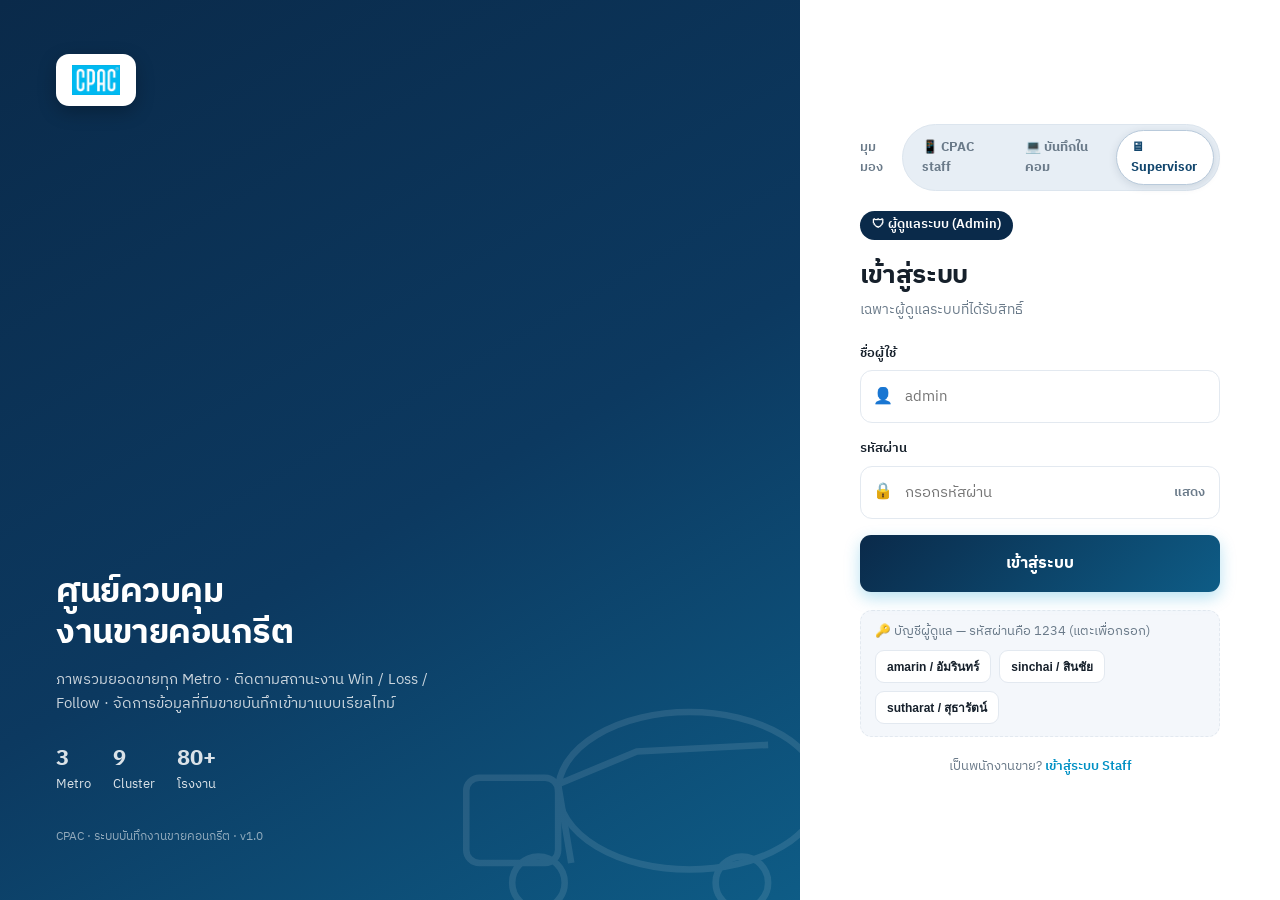
<file: CPAC Admin Login.html>
<!DOCTYPE html>
<html lang="th">
<head>
<meta charset="UTF-8" />
<meta name="viewport" content="width=device-width, initial-scale=1.0" />
<title>เข้าสู่ระบบผู้ดูแล — CPAC</title>
<link rel="preconnect" href="https://fonts.googleapis.com" />
<link rel="preconnect" href="https://fonts.gstatic.com" crossorigin />
<link href="https://fonts.googleapis.com/css2?family=IBM+Plex+Sans+Thai:wght@400;500;600;700&display=swap" rel="stylesheet" />
<link rel="stylesheet" href="cpac-base.css" />
<style>
body{ min-height:100vh; display:flex; align-items:stretch; }
/* แผงซ้าย (แบรนด์) — เห็นบนจอกว้าง */
.left{
  flex:1; min-width:0; color:#fff; padding:54px 56px; display:flex; flex-direction:column;
  background:linear-gradient(150deg,#0A2A4A 0%,#0C3960 55%,#0E5C86 100%); position:relative; overflow:hidden;
}
.left::after{
  content:""; position:absolute; right:-60px; bottom:-50px; width:420px; height:280px;
  background:url("data:image/svg+xml;utf8,<svg xmlns='http://www.w3.org/2000/svg' viewBox='0 0 64 40' fill='none' stroke='white' stroke-width='1'><ellipse cx='38' cy='17' rx='20' ry='12'/><path d='M20 28 L18 16 L30 11 L50 10'/><rect x='4' y='15' width='14' height='13' rx='2'/><circle cx='15' cy='31' r='4'/><circle cx='46' cy='31' r='4'/></svg>") no-repeat center/contain;
  opacity:.1; pointer-events:none;
}
.left .logo-badge{
  display:inline-flex; align-items:center; height:52px; padding:9px 16px; background:#fff; border-radius:13px;
  box-shadow:0 6px 18px rgba(0,0,0,.25); width:max-content;
}
.left .logo-badge img{ height:30px; }
.left .big{ margin-top:auto; }
.left .big h1{ font-size:34px; font-weight:700; line-height:1.2; letter-spacing:-.5px; margin:0; }
.left .big p{ font-size:15px; opacity:.78; margin:14px 0 0; max-width:380px; line-height:1.6; }
.left .feats{ display:flex; gap:22px; margin-top:26px; }
.left .feats .f{ font-size:13px; opacity:.85; display:flex; align-items:center; gap:8px; }
.left .feats .f b{ font-size:22px; font-weight:700; display:block; }
.left .copy{ margin-top:34px; font-size:12px; opacity:.55; }

/* แผงขวา (ฟอร์ม) */
.right{
  width:480px; flex:none; background:var(--card); display:flex; align-items:center; justify-content:center; padding:40px;
}
.formwrap{ width:100%; max-width:360px; }
.role-pill{
  display:inline-flex; align-items:center; gap:7px; padding:5px 12px; border-radius:30px;
  background:#0A2A4A; color:#fff; font-size:12.5px; font-weight:600;
}
.formwrap h2{ font-size:26px; font-weight:700; letter-spacing:-.4px; margin:16px 0 4px; }
.formwrap .sub{ font-size:14px; color:var(--muted); margin:0 0 24px; }
.field{ margin-bottom:16px; }
.field label{ display:block; font-size:13px; font-weight:600; margin-bottom:7px; }
.input{ position:relative; display:flex; align-items:center; border:1.5px solid var(--line); border-radius:12px; background:#fff; transition:.15s; }
.input:focus-within{ border-color:var(--cpac-blue); box-shadow:0 0 0 3px rgba(0,150,210,.12); }
.input .ic{ width:44px; text-align:center; color:var(--faint); font-size:16px; flex:none; }
.input input{ flex:1; min-width:0; border:none; outline:none; background:transparent; font-family:inherit; font-size:15px; padding:13px 14px 13px 0; }
.input .toggle{ border:none; background:none; cursor:pointer; color:var(--muted); font-size:13px; font-weight:600; padding:0 14px; font-family:inherit; }
.err{ display:none; align-items:center; gap:7px; background:var(--loss-soft); color:var(--loss); border:1px solid #F6CFCB; border-radius:10px; padding:10px 13px; font-size:13px; font-weight:600; margin-bottom:16px; }
.err.show{ display:flex; }
.btn-login{ width:100%; padding:15px; font-size:16px; background:linear-gradient(135deg,#0A2A4A,#0E5C86); }
.btn-login:hover{ filter:brightness(1.1); }
.demo{ margin-top:18px; background:#F4F7FB; border:1px dashed var(--line); border-radius:12px; padding:12px 14px; font-size:12.5px; color:var(--muted); }
.demo .acct{ background:#fff; border:1px solid var(--line); border-radius:9px; padding:6px 11px; font-size:12px; font-weight:600; color:var(--ink); cursor:pointer; margin-top:8px; transition:.15s; }
.demo .acct:hover{ background:#0A2A4A; color:#fff; border-color:#0A2A4A; }
.foot-link{ text-align:center; margin-top:20px; font-size:13px; color:var(--muted); }
.foot-link a{ color:var(--cpac-blue-dark); font-weight:600; text-decoration:none; }

@media (max-width:820px){
  .left{ display:none; }
  .right{ width:100%; }
}
</style>
</head>
<body>
  <div class="left">
    <div class="logo-badge"><img src="cpac-logo.png" alt="CPAC" /></div>
    <div class="big">
      <h1>ศูนย์ควบคุม<br/>งานขายคอนกรีต</h1>
      <p>ภาพรวมยอดขายทุก Metro · ติดตามสถานะงาน Win / Loss / Follow · จัดการข้อมูลที่ทีมขายบันทึกเข้ามาแบบเรียลไทม์</p>
      <div class="feats">
        <div class="f"><span><b>3</b>Metro</span></div>
        <div class="f"><span><b>9</b>Cluster</span></div>
        <div class="f"><span><b>80+</b>โรงงาน</span></div>
      </div>
    </div>
    <div class="copy">CPAC · ระบบบันทึกงานขายคอนกรีต · v1.0</div>
  </div>

  <div class="right">
    <div class="formwrap">
      <div style="display:flex;align-items:center;gap:8px;margin-bottom:20px;">
        <span style="font-size:13px;font-weight:600;color:var(--muted);">มุมมอง</span>
        <div style="display:inline-flex;gap:5px;background:#E7EEF5;border:1px solid #DCE5EE;border-radius:9999px;padding:5px;">
          <a href="CPAC Mobile Preview.html" style="display:inline-flex;align-items:center;gap:6px;font-size:13px;font-weight:700;color:#6A7A89;text-decoration:none;border-radius:9999px;padding:7px 14px;">📱 CPAC staff</a>
          <a href="CPAC Desktop Preview.html" style="display:inline-flex;align-items:center;gap:6px;font-size:13px;font-weight:700;color:#6A7A89;text-decoration:none;border-radius:9999px;padding:7px 14px;">💻 บันทึกในคอม</a>
          <span style="display:inline-flex;align-items:center;gap:6px;font-size:13px;font-weight:700;color:#13476E;background:#fff;border:1px solid #B9CADB;border-radius:9999px;padding:7px 14px;box-shadow:0 2px 8px rgba(16,38,62,.12);">🖥 Supervisor</span>
        </div>
      </div>
      <div class="role-pill">🛡 ผู้ดูแลระบบ (Admin)</div>
      <h2>เข้าสู่ระบบ</h2>
      <p class="sub">เฉพาะผู้ดูแลระบบที่ได้รับสิทธิ์</p>

      <div class="err" id="err"><span>⚠</span> <span id="errMsg">ชื่อผู้ใช้หรือรหัสผ่านไม่ถูกต้อง</span></div>

      <form id="loginForm" autocomplete="off">
        <div class="field">
          <label>ชื่อผู้ใช้</label>
          <div class="input">
            <span class="ic">👤</span>
            <input type="text" id="username" placeholder="admin" autocapitalize="none" required />
          </div>
        </div>
        <div class="field">
          <label>รหัสผ่าน</label>
          <div class="input">
            <span class="ic">🔒</span>
            <input type="password" id="password" placeholder="กรอกรหัสผ่าน" required />
            <button type="button" class="toggle" id="toggle">แสดง</button>
          </div>
        </div>
        <button type="submit" class="btn btn-primary btn-login">เข้าสู่ระบบ</button>
      </form>

      <div class="demo">
        🔑 บัญชีผู้ดูแล — รหัสผ่านคือ 1234 (แตะเพื่อกรอก)
        <div style="display:flex;flex-wrap:wrap;gap:8px;margin-top:8px;">
          <button type="button" class="acct" data-u="amarin" data-p="1234" style="margin-top:0;">amarin / อัมรินทร์</button>
          <button type="button" class="acct" data-u="sinchai" data-p="1234" style="margin-top:0;">sinchai / สินชัย</button>
          <button type="button" class="acct" data-u="sutharat" data-p="1234" style="margin-top:0;">sutharat / สุธารัตน์</button>
        </div>
      </div>

      <div class="foot-link">เป็นพนักงานขาย? <a href="CPAC Staff Login.html">เข้าสู่ระบบ Staff</a></div>
    </div>
  </div>

<script src="cpac-app.js"></script>
<script>
(function(){
  const s = CPAC.session();
  if(s && s.role === 'admin'){ location.replace('CPAC Admin Dashboard.html'); }
})();

const err = document.getElementById('err');
const errMsg = document.getElementById('errMsg');

document.getElementById('toggle').addEventListener('click', ()=>{
  const inp = document.getElementById('password');
  const show = inp.type === 'password';
  inp.type = show ? 'text' : 'password';
  document.getElementById('toggle').textContent = show ? 'ซ่อน' : 'แสดง';
});

document.querySelectorAll('.acct').forEach(btn=> btn.addEventListener('click', ()=>{
  document.getElementById('username').value = btn.dataset.u;
  document.getElementById('password').value = btn.dataset.p;
  err.classList.remove('show');
}));

document.getElementById('loginForm').addEventListener('submit', e=>{
  e.preventDefault();
  const u = document.getElementById('username').value;
  const p = document.getElementById('password').value;
  const sess = CPAC.login(u, p);
  if(!sess){ err.classList.add('show'); return; }
  if(sess.role !== 'admin'){
    errMsg.textContent = 'บัญชีนี้เป็นพนักงานขาย — กรุณาเข้าทางหน้า Staff';
    err.classList.add('show');
    CPAC.logout();
    return;
  }
  err.classList.remove('show');
  location.href = 'CPAC Admin Dashboard.html';
});
</script>
</body>
</html>
</file>
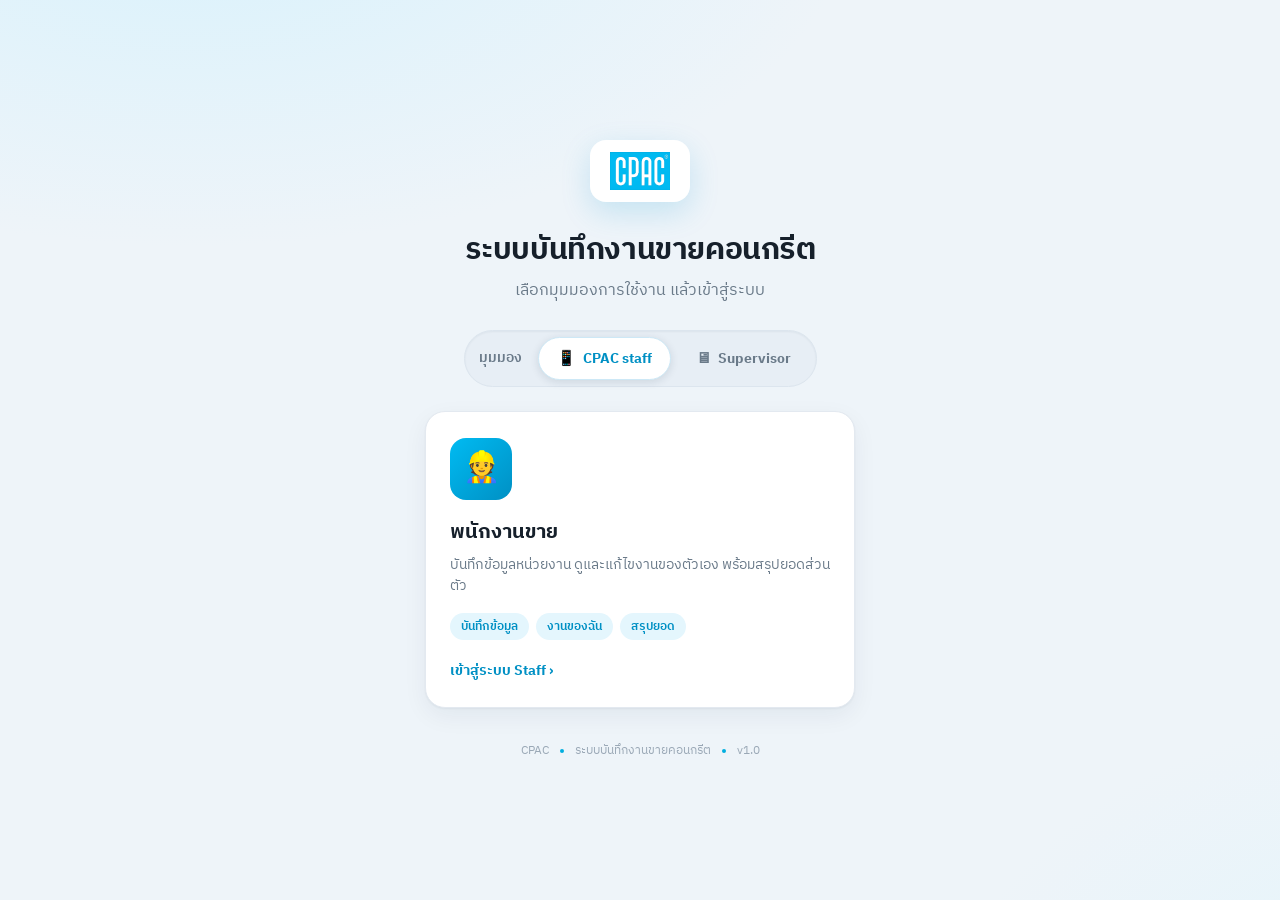
<file: CPAC Home.html>
<!DOCTYPE html>
<html lang="th">
<head>
<meta charset="UTF-8" />
<meta name="viewport" content="width=device-width, initial-scale=1.0" />
<title>CPAC — ระบบบันทึกงานขายคอนกรีต</title>
<link rel="preconnect" href="https://fonts.googleapis.com" />
<link rel="preconnect" href="https://fonts.gstatic.com" crossorigin />
<link href="https://fonts.googleapis.com/css2?family=IBM+Plex+Sans+Thai:wght@400;500;600;700&display=swap" rel="stylesheet" />
<link rel="stylesheet" href="cpac-base.css" />
<style>
body{ min-height:100vh; display:flex; align-items:center; justify-content:center; padding:30px 20px;
  background:
    radial-gradient(1100px 560px at 15% -10%, #D9F2FC 0%, rgba(217,242,252,0) 60%),
    radial-gradient(900px 640px at 112% 118%, #E2F5FB 0%, rgba(226,245,251,0) 55%),
    #EEF4F9;
}
.wrap{ width:100%; max-width:760px; text-align:center; }
.logo-badge{
  display:inline-flex; align-items:center; justify-content:center; height:62px; padding:11px 20px;
  background:#fff; border-radius:16px; box-shadow:0 10px 30px rgba(0,150,210,.18);
}
.logo-badge img{ height:38px; width:auto; display:block; }
h1{ font-size:30px; font-weight:700; letter-spacing:-.4px; margin:26px 0 6px; }
.lead{ font-size:15.5px; color:var(--muted); margin:0 auto; max-width:460px; line-height:1.6; }

/* ===== ปุ่มสลับมุมมอง (segmented) ===== */
.viewbar{
  display:inline-flex; align-items:center; gap:6px; margin-top:26px;
  background:#E7EEF5; border:1px solid #DCE5EE; border-radius:9999px; padding:6px;
  box-shadow:inset 0 1px 2px rgba(16,38,62,.05);
}
.viewbar .vlabel{ font-size:13.5px; font-weight:600; color:var(--muted); padding:0 10px 0 8px; }
.viewbar .seg{
  display:inline-flex; align-items:center; gap:7px; font-family:inherit; font-size:14px; font-weight:700;
  color:var(--muted); background:transparent; border:1px solid transparent; border-radius:9999px;
  padding:9px 18px; cursor:pointer; transition:.16s; white-space:nowrap;
}
.viewbar .seg .si{ font-size:15px; line-height:1; }
.viewbar .seg.active{
  background:#fff; color:var(--cpac-blue-dark); border-color:#CDE8F6;
  box-shadow:0 2px 8px rgba(16,38,62,.12);
}
.viewbar .seg.sup.active{ color:#13476E; border-color:#B9CADb; }

.roles{ display:grid; grid-template-columns:1fr; gap:18px; margin-top:24px; text-align:left; max-width:430px; margin-left:auto; margin-right:auto; }
.role{
  background:var(--card); border:1px solid var(--line); border-radius:20px; padding:26px 24px;
  text-decoration:none; color:var(--ink); box-shadow:var(--shadow);
  transition:transform .14s, box-shadow .18s, border-color .18s; display:flex; flex-direction:column;
}
.role:hover{ transform:translateY(-4px); box-shadow:0 18px 44px rgba(16,38,62,.14); }
.role .ic{
  width:62px; height:62px; border-radius:16px; display:flex; align-items:center; justify-content:center;
  font-size:30px; margin-bottom:18px;
}
.role.staff:hover{ border-color:var(--cpac-blue-line); }
.role.staff .ic{ background:linear-gradient(135deg,#00BBF2,#0090C4); color:#fff; }
.role.admin:hover{ border-color:#9FB6CC; }
.role.admin .ic{ background:linear-gradient(135deg,#123A5E,#0E5C86); color:#fff; }
.role h2{ margin:0; font-size:20px; font-weight:700; }
.role p{ margin:7px 0 0; font-size:13.5px; color:var(--muted); line-height:1.55; }
.role .tags{ display:flex; flex-wrap:wrap; gap:7px; margin-top:16px; }
.role .tag{ font-size:11.5px; font-weight:600; color:var(--cpac-blue-dark); background:var(--cpac-blue-soft); border-radius:20px; padding:5px 11px; }
.role.admin .tag{ color:#13476E; background:#E9F1F8; }
.role .go{
  margin-top:20px; display:inline-flex; align-items:center; gap:7px; font-size:14px; font-weight:700;
  color:var(--cpac-blue-dark);
}
.role.admin .go{ color:#13476E; }
.foot{ margin-top:34px; font-size:12px; color:var(--faint); }
.foot .dot{ display:inline-block; width:4px; height:4px; border-radius:50%; background:var(--cpac-blue); margin:0 8px; vertical-align:middle; }
/* บนมือถือให้เห็นเฉพาะฝั่ง Staff — Admin เปิดบนคอม (Notebook) */
.admin-note{ display:none; }
@media (max-width:620px){
  h1{ font-size:25px; }
  .viewbar .seg.sup{ opacity:.5; }
  .admin-note{
    display:block; margin:18px auto 0; max-width:430px; font-size:12.5px; color:var(--muted);
    background:#fff; border:1px dashed var(--line); border-radius:12px; padding:13px 15px; line-height:1.55; text-align:left;
  }
  .admin-note b{ color:var(--ink); font-weight:700; }
}
</style>
</head>
<body>
<div class="wrap">
  <div class="logo-badge"><img src="cpac-logo.png" alt="CPAC" /></div>
  <h1>ระบบบันทึกงานขายคอนกรีต</h1>
  <p class="lead">เลือกมุมมองการใช้งาน แล้วเข้าสู่ระบบ</p>

  <div class="viewbar" id="viewbar">
    <span class="vlabel">มุมมอง</span>
    <button type="button" class="seg active" data-view="staff"><span class="si">📱</span> CPAC staff</button>
    <button type="button" class="seg sup" data-view="admin"><span class="si">🖥</span> Supervisor</button>
  </div>

  <div class="roles">
    <a href="CPAC Staff Login.html" class="role staff" id="cardStaff">
      <span class="ic">👷</span>
      <h2>พนักงานขาย</h2>
      <p>บันทึกข้อมูลหน่วยงาน ดูและแก้ไขงานของตัวเอง พร้อมสรุปยอดส่วนตัว</p>
      <div class="tags">
        <span class="tag">บันทึกข้อมูล</span>
        <span class="tag">งานของฉัน</span>
        <span class="tag">สรุปยอด</span>
      </div>
      <span class="go">เข้าสู่ระบบ Staff ›</span>
    </a>

    <a href="CPAC Admin Login.html" class="role admin" id="cardAdmin" style="display:none;">
      <span class="ic">🛡</span>
      <h2>Supervisor / ผู้ดูแลระบบ</h2>
      <p>ภาพรวมยอดขายทุก Metro กราฟวิเคราะห์ และตารางข้อมูลทั้งหมด</p>
      <div class="tags">
        <span class="tag">Dashboard</span>
        <span class="tag">วิเคราะห์</span>
        <span class="tag">ข้อมูลทั้งหมด</span>
      </div>
      <span class="go">เข้าสู่ระบบ Supervisor ›</span>
    </a>
  </div>

  <div class="admin-note">🖥 <b>มุมมอง Supervisor</b> — แนะนำให้เปิดบนคอมพิวเตอร์/โน้ตบุ๊ก เพื่อดู Dashboard และรายงานได้เต็มจอ</div>

  <div class="foot">CPAC <span class="dot"></span> ระบบบันทึกงานขายคอนกรีต <span class="dot"></span> v1.0</div>
</div>
<script src="cpac-app.js"></script>
<script>
CPAC.seed();
/* สลับมุมมอง: Staff / Supervisor */
const vb = document.getElementById('viewbar');
const cardStaff = document.getElementById('cardStaff');
const cardAdmin = document.getElementById('cardAdmin');
vb.addEventListener('click', e=>{
  const b = e.target.closest('.seg'); if(!b) return;
  vb.querySelectorAll('.seg').forEach(x=>x.classList.remove('active'));
  b.classList.add('active');
  const admin = b.dataset.view === 'admin';
  cardStaff.style.display = admin ? 'none' : 'flex';
  cardAdmin.style.display = admin ? 'flex' : 'none';
});
</script>
</body>
</html>
</file>
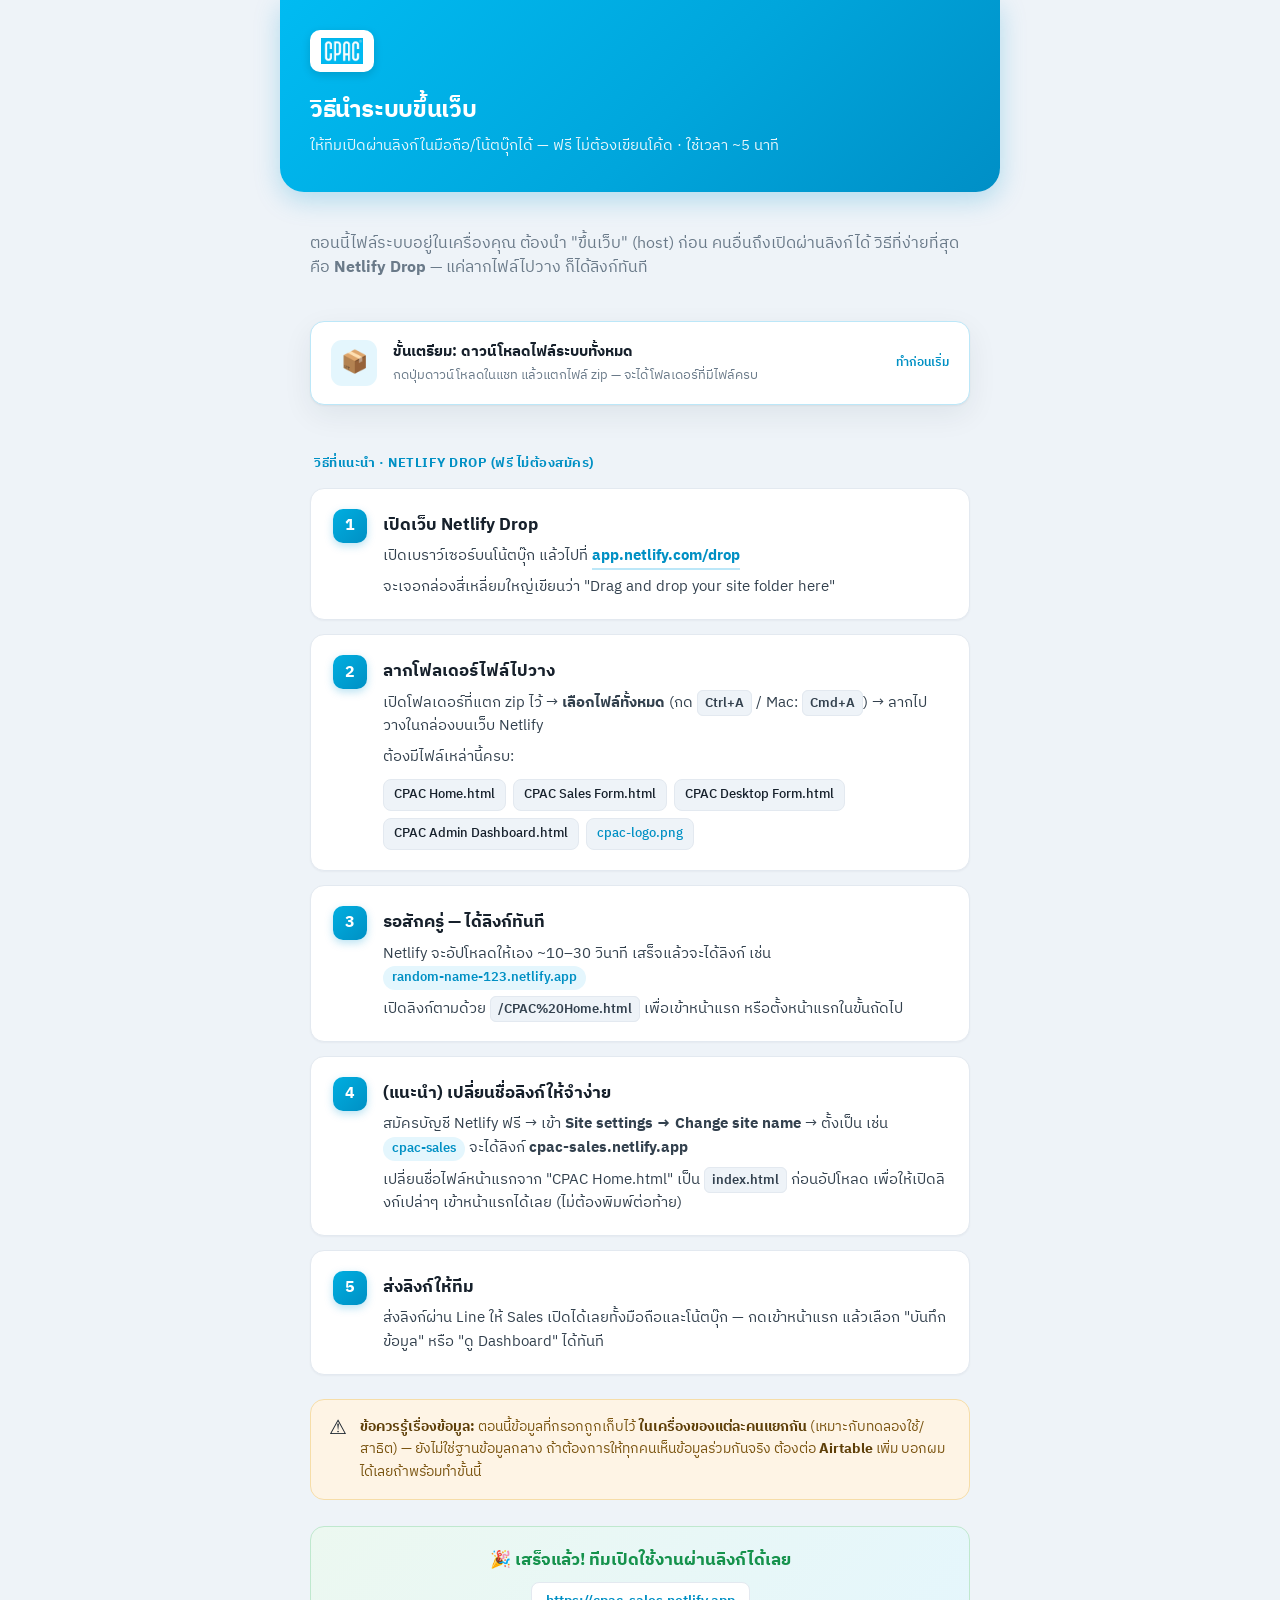
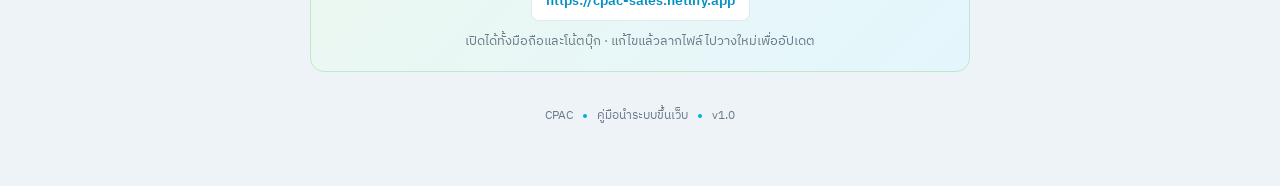
<file: CPAC Hosting Guide.html>
<!DOCTYPE html>
<html lang="th">
<head>
<meta charset="UTF-8" />
<meta name="viewport" content="width=device-width, initial-scale=1.0" />
<title>วิธีนำระบบขึ้นเว็บ — CPAC</title>

<link rel="preconnect" href="https://fonts.googleapis.com" />
<link rel="preconnect" href="https://fonts.gstatic.com" crossorigin />
<link href="https://fonts.googleapis.com/css2?family=IBM+Plex+Sans+Thai:wght@400;500;600;700&display=swap" rel="stylesheet" />

<style>
:root{
  --cpac-blue:#00AEE0; --cpac-blue-bright:#00BBF2; --cpac-blue-dark:#0090C4;
  --cpac-blue-soft:#E4F6FD; --cpac-blue-line:#BCE7F8;
  --ink:#16202B; --muted:#6A7A89; --faint:#9AA8B6;
  --line:#E3E9F0; --bg:#EEF3F8; --card:#FFFFFF;
  --win:#15924C; --warn:#D9870B; --warn-soft:#FEF4E5;
  --radius:14px; --shadow:0 1px 2px rgba(16,38,62,.05),0 10px 30px rgba(16,38,62,.07);
}
*{ box-sizing:border-box; }
html,body{ margin:0; padding:0; }
body{
  font-family:"IBM Plex Sans Thai",system-ui,-apple-system,sans-serif;
  background:var(--bg); color:var(--ink); font-size:16px; line-height:1.6;
  -webkit-font-smoothing:antialiased;
}
.page{ max-width:720px; margin:0 auto; padding:0 0 60px; }

/* ===== Header ===== */
.head{
  background:linear-gradient(135deg,#00BBF2 0%,#00A6DC 55%,#008FC6 100%); color:#fff;
  padding:30px 30px 34px; border-radius:0 0 24px 24px; box-shadow:0 8px 26px rgba(0,150,210,.26);
}
.head .logo{ height:42px; padding:6px 11px; background:#fff; border-radius:10px; display:inline-flex; align-items:center; box-shadow:0 3px 10px rgba(0,0,0,.14); }
.head .logo img{ height:26px; width:auto; display:block; }
.head h1{ margin:18px 0 0; font-size:24px; font-weight:700; letter-spacing:-.3px; }
.head p{ margin:6px 0 0; font-size:14.5px; opacity:.9; }

/* ===== Intro ===== */
.intro{ padding:24px 30px 6px; }
.intro .lead{ font-size:15.5px; color:var(--muted); }

/* ===== Download CTA ===== */
.dl{
  margin:18px 30px 8px; background:var(--card); border:1px solid var(--cpac-blue-line); border-radius:var(--radius);
  padding:18px 20px; display:flex; align-items:center; gap:16px; box-shadow:var(--shadow);
}
.dl .ic{ width:46px; height:46px; flex:none; border-radius:11px; background:var(--cpac-blue-soft); color:var(--cpac-blue-dark); display:flex; align-items:center; justify-content:center; font-size:22px; }
.dl .tx{ flex:1; }
.dl .tx .t{ font-size:15px; font-weight:700; }
.dl .tx .s{ font-size:12.5px; color:var(--muted); margin-top:2px; }
.dl .note{ font-size:12px; color:var(--cpac-blue-dark); font-weight:600; }

/* ===== Steps ===== */
.steps{ padding:16px 30px 0; }
.section-title{ font-size:13px; font-weight:700; color:var(--cpac-blue-dark); letter-spacing:.5px; text-transform:uppercase; margin:24px 4px 4px; }
.step{
  background:var(--card); border:1px solid var(--line); border-radius:var(--radius); box-shadow:0 1px 2px rgba(16,38,62,.04);
  padding:20px 22px; margin-top:14px; position:relative; display:flex; gap:16px;
}
.step .n{
  width:34px; height:34px; flex:none; border-radius:10px; background:linear-gradient(135deg,#00AEE0,#0090C4); color:#fff;
  font-size:16px; font-weight:700; display:flex; align-items:center; justify-content:center; box-shadow:0 3px 8px rgba(0,150,210,.28);
}
.step .body{ flex:1; min-width:0; }
.step h3{ margin:4px 0 6px; font-size:16.5px; font-weight:700; }
.step p{ margin:0 0 8px; font-size:14.5px; color:#33414E; }
.step p:last-child{ margin-bottom:0; }
.step .link{ color:var(--cpac-blue-dark); font-weight:700; text-decoration:none; border-bottom:2px solid var(--cpac-blue-line); }
.step .link:hover{ border-color:var(--cpac-blue); }
.kbd{ background:var(--bg); border:1px solid var(--line); border-radius:6px; padding:1px 7px; font-size:13px; font-weight:600; }
.pill{ display:inline-block; background:var(--cpac-blue-soft); color:var(--cpac-blue-dark); font-size:12.5px; font-weight:600; padding:2px 9px; border-radius:20px; }

/* ===== Callout ===== */
.callout{
  margin:24px 30px 0; background:var(--warn-soft); border:1px solid #F6DDA8; border-radius:var(--radius);
  padding:16px 18px; display:flex; gap:13px;
}
.callout .ic{ font-size:20px; line-height:1.3; flex:none; }
.callout .tx{ font-size:14px; color:#7A5410; }
.callout .tx b{ color:#5E3F08; }

/* ===== File list ===== */
.files{ margin-top:10px; display:flex; flex-wrap:wrap; gap:7px; }
.files .f{ font-size:12.5px; background:var(--bg); border:1px solid var(--line); border-radius:8px; padding:5px 10px; font-weight:500; }
.files .f.img{ color:var(--cpac-blue-dark); }

/* ===== Result ===== */
.result{
  margin:26px 30px 0; background:linear-gradient(135deg,#ECF8F0,#E4F6FD); border:1px solid #BFE8CE; border-radius:var(--radius);
  padding:20px 22px; text-align:center;
}
.result .big{ font-size:17px; font-weight:700; color:var(--win); }
.result .url{ display:inline-block; margin-top:8px; background:#fff; border:1px solid var(--line); border-radius:8px; padding:7px 14px; font-size:14px; font-weight:600; color:var(--cpac-blue-dark); }
.result .s{ font-size:13px; color:var(--muted); margin-top:10px; }

.foot{ text-align:center; color:var(--muted); font-size:12px; margin-top:34px; }
.foot .dot{ display:inline-block; width:4px; height:4px; border-radius:50%; background:var(--cpac-blue); margin:0 7px; vertical-align:middle; }
</style>
</head>

<body>
<div class="page">

  <header class="head">
    <div class="logo"><img src="cpac-logo.png" alt="CPAC" /></div>
    <h1>วิธีนำระบบขึ้นเว็บ</h1>
    <p>ให้ทีมเปิดผ่านลิงก์ในมือถือ/โน้ตบุ๊กได้ — ฟรี ไม่ต้องเขียนโค้ด · ใช้เวลา ~5 นาที</p>
  </header>

  <div class="intro">
    <p class="lead">ตอนนี้ไฟล์ระบบอยู่ในเครื่องคุณ ต้องนำ "ขึ้นเว็บ" (host) ก่อน คนอื่นถึงเปิดผ่านลิงก์ได้ วิธีที่ง่ายที่สุดคือ <b>Netlify Drop</b> — แค่ลากไฟล์ไปวาง ก็ได้ลิงก์ทันที</p>
  </div>

  <!-- ดาวน์โหลดไฟล์ -->
  <div class="dl">
    <div class="ic">📦</div>
    <div class="tx">
      <div class="t">ขั้นเตรียม: ดาวน์โหลดไฟล์ระบบทั้งหมด</div>
      <div class="s">กดปุ่มดาวน์โหลดในแชท แล้วแตกไฟล์ zip — จะได้โฟลเดอร์ที่มีไฟล์ครบ</div>
    </div>
    <div class="note">ทำก่อนเริ่ม</div>
  </div>

  <!-- ขั้นตอน -->
  <div class="steps">
    <div class="section-title">วิธีที่แนะนำ · Netlify Drop (ฟรี ไม่ต้องสมัคร)</div>

    <div class="step">
      <div class="n">1</div>
      <div class="body">
        <h3>เปิดเว็บ Netlify Drop</h3>
        <p>เปิดเบราว์เซอร์บนโน้ตบุ๊ก แล้วไปที่ <a class="link" href="https://app.netlify.com/drop" target="_blank" rel="noopener">app.netlify.com/drop</a></p>
        <p>จะเจอกล่องสี่เหลี่ยมใหญ่เขียนว่า "Drag and drop your site folder here"</p>
      </div>
    </div>

    <div class="step">
      <div class="n">2</div>
      <div class="body">
        <h3>ลากโฟลเดอร์ไฟล์ไปวาง</h3>
        <p>เปิดโฟลเดอร์ที่แตก zip ไว้ → <b>เลือกไฟล์ทั้งหมด</b> (กด <span class="kbd">Ctrl+A</span> / Mac: <span class="kbd">Cmd+A</span>) → ลากไปวางในกล่องบนเว็บ Netlify</p>
        <p>ต้องมีไฟล์เหล่านี้ครบ:</p>
        <div class="files">
          <span class="f">CPAC Home.html</span>
          <span class="f">CPAC Sales Form.html</span>
          <span class="f">CPAC Desktop Form.html</span>
          <span class="f">CPAC Admin Dashboard.html</span>
          <span class="f img">cpac-logo.png</span>
        </div>
      </div>
    </div>

    <div class="step">
      <div class="n">3</div>
      <div class="body">
        <h3>รอสักครู่ — ได้ลิงก์ทันที</h3>
        <p>Netlify จะอัปโหลดให้เอง ~10–30 วินาที เสร็จแล้วจะได้ลิงก์ เช่น <span class="pill">random-name-123.netlify.app</span></p>
        <p>เปิดลิงก์ตามด้วย <span class="kbd">/CPAC%20Home.html</span> เพื่อเข้าหน้าแรก หรือตั้งหน้าแรกในขั้นถัดไป</p>
      </div>
    </div>

    <div class="step">
      <div class="n">4</div>
      <div class="body">
        <h3>(แนะนำ) เปลี่ยนชื่อลิงก์ให้จำง่าย</h3>
        <p>สมัครบัญชี Netlify ฟรี → เข้า <b>Site settings → Change site name</b> → ตั้งเป็น เช่น <span class="pill">cpac-sales</span> จะได้ลิงก์ <b>cpac-sales.netlify.app</b></p>
        <p>เปลี่ยนชื่อไฟล์หน้าแรกจาก "CPAC Home.html" เป็น <span class="kbd">index.html</span> ก่อนอัปโหลด เพื่อให้เปิดลิงก์เปล่าๆ เข้าหน้าแรกได้เลย (ไม่ต้องพิมพ์ต่อท้าย)</p>
      </div>
    </div>

    <div class="step">
      <div class="n">5</div>
      <div class="body">
        <h3>ส่งลิงก์ให้ทีม</h3>
        <p>ส่งลิงก์ผ่าน Line ให้ Sales เปิดได้เลยทั้งมือถือและโน้ตบุ๊ก — กดเข้าหน้าแรก แล้วเลือก "บันทึกข้อมูล" หรือ "ดู Dashboard" ได้ทันที</p>
      </div>
    </div>
  </div>

  <!-- ข้อควรรู้ -->
  <div class="callout">
    <div class="ic">⚠️</div>
    <div class="tx">
      <b>ข้อควรรู้เรื่องข้อมูล:</b> ตอนนี้ข้อมูลที่กรอกถูกเก็บไว้ <b>ในเครื่องของแต่ละคนแยกกัน</b> (เหมาะกับทดลองใช้/สาธิต) — ยังไม่ใช่ฐานข้อมูลกลาง ถ้าต้องการให้ทุกคนเห็นข้อมูลร่วมกันจริง ต้องต่อ <b>Airtable</b> เพิ่ม บอกผมได้เลยถ้าพร้อมทำขั้นนี้
    </div>
  </div>

  <!-- ผลลัพธ์ -->
  <div class="result">
    <div class="big">🎉 เสร็จแล้ว! ทีมเปิดใช้งานผ่านลิงก์ได้เลย</div>
    <div class="url">https://cpac-sales.netlify.app</div>
    <div class="s">เปิดได้ทั้งมือถือและโน้ตบุ๊ก · แก้ไขแล้วลากไฟล์ไปวางใหม่เพื่ออัปเดต</div>
  </div>

  <div class="foot">
    CPAC <span class="dot"></span> คู่มือนำระบบขึ้นเว็บ <span class="dot"></span> v1.0
  </div>

</div>
</body>
</html>
</file>
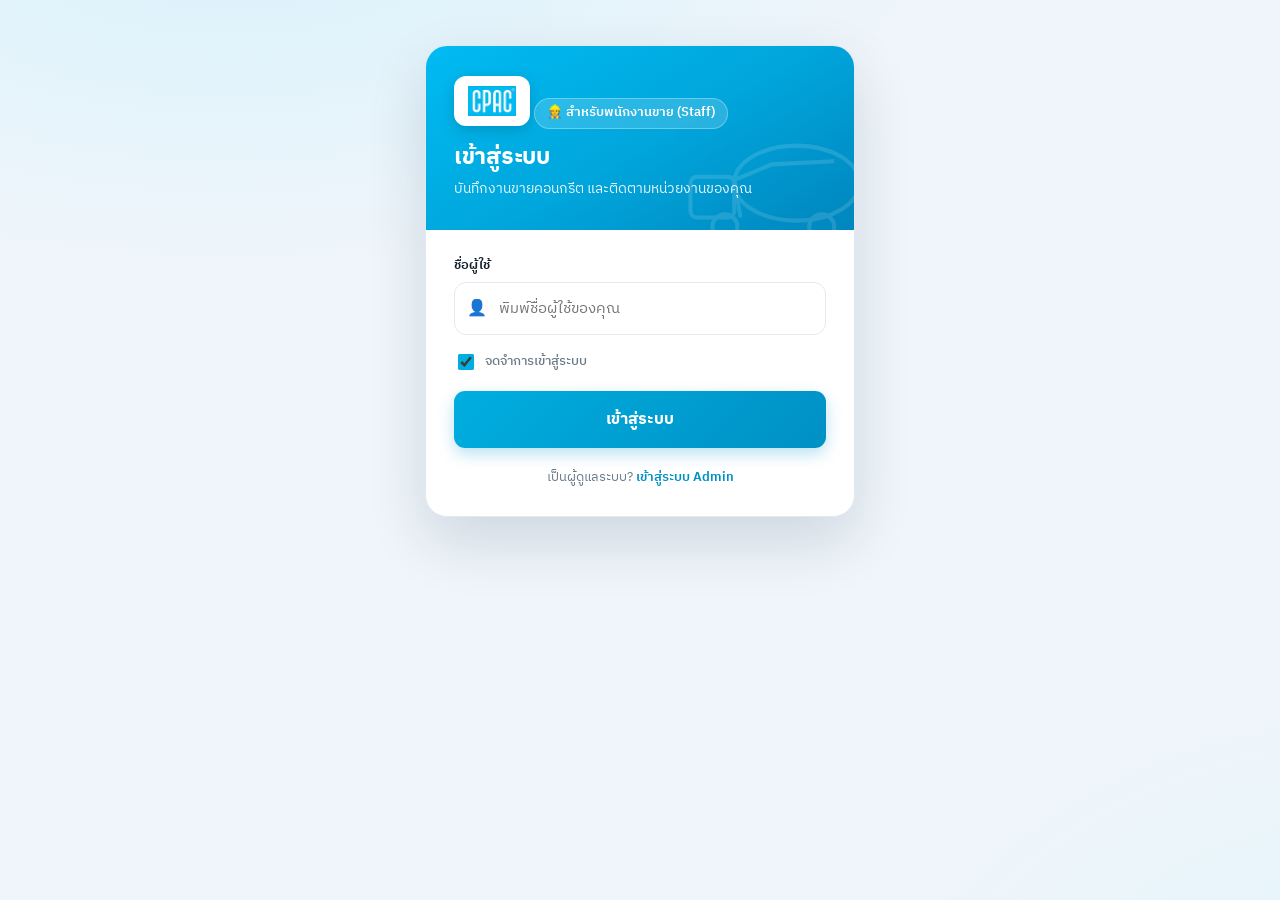
<file: CPAC My Sites.html>
<!DOCTYPE html>
<html lang="th">
<head>
<meta charset="UTF-8" />
<meta name="viewport" content="width=device-width, initial-scale=1.0" />
<title>งานของฉัน — CPAC</title>
<link rel="preconnect" href="https://fonts.googleapis.com" />
<link rel="preconnect" href="https://fonts.gstatic.com" crossorigin />
<link href="https://fonts.googleapis.com/css2?family=IBM+Plex+Sans+Thai:wght@400;500;600;700&display=swap" rel="stylesheet" />
<link rel="stylesheet" href="cpac-base.css" />
<style>
.topbar{ background:#fff; border-bottom:1px solid var(--line); position:sticky; top:0; z-index:20; }
.topbar-in{ max-width:980px; margin:0 auto; display:flex; align-items:center; gap:14px; padding:13px 20px; }
.back{ display:flex; align-items:center; gap:7px; text-decoration:none; color:var(--ink); font-size:14px; font-weight:600; background:var(--bg); border:1px solid var(--line); border-radius:9px; padding:8px 13px; transition:.15s; }
.back:hover{ background:#fff; border-color:var(--cpac-blue-line); color:var(--cpac-blue-dark); }
.tb-title{ font-weight:700; font-size:16px; }
.tb-spacer{ flex:1; }
.add-btn{ display:inline-flex; align-items:center; gap:6px; font-family:inherit; font-size:13.5px; font-weight:700; color:#fff; background:linear-gradient(135deg,#00AEE0,#0090C4); border:none; border-radius:10px; padding:10px 15px; cursor:pointer; text-decoration:none; box-shadow:0 4px 12px rgba(0,150,210,.25); }

.page{ max-width:980px; margin:0 auto; padding:22px 20px 56px; }
.head-row{ display:flex; align-items:flex-end; justify-content:space-between; gap:14px; flex-wrap:wrap; margin-bottom:16px; }
.head-row h1{ margin:0; font-size:23px; font-weight:700; letter-spacing:-.3px; }
.head-row p{ margin:5px 0 0; font-size:13.5px; color:var(--muted); }

/* toolbar */
.toolbar{ display:flex; align-items:center; gap:10px; flex-wrap:wrap; margin-bottom:16px; }
.search{ flex:1; min-width:200px; position:relative; }
.search input{ width:100%; padding:11px 13px 11px 38px; border:1.5px solid var(--line); border-radius:11px; font-family:inherit; font-size:14.5px; outline:none; background:#fff; transition:.15s; }
.search input:focus{ border-color:var(--cpac-blue); box-shadow:0 0 0 3px rgba(0,150,210,.1); }
.search .si{ position:absolute; left:13px; top:50%; transform:translateY(-50%); color:var(--faint); font-size:15px; }
.fil{ display:flex; gap:5px; background:var(--bg); border:1.5px solid var(--line); border-radius:11px; padding:4px; }
.fil button{ border:none; background:none; font-family:inherit; font-size:13px; font-weight:600; color:var(--muted); padding:8px 13px; border-radius:8px; cursor:pointer; transition:.15s; }
.fil button.active{ background:#fff; color:var(--cpac-blue-dark); box-shadow:0 1px 3px rgba(16,38,62,.12); }

/* list */
.list{ display:flex; flex-direction:column; gap:11px; }
.item{
  display:grid; grid-template-columns:auto 1fr auto auto; align-items:center; gap:16px;
  background:var(--card); border:1px solid var(--line); border-radius:var(--radius); box-shadow:var(--shadow);
  padding:15px 18px; text-decoration:none; color:var(--ink); transition:transform .12s, box-shadow .15s, border-color .15s;
}
.item:hover{ transform:translateY(-2px); box-shadow:0 12px 28px rgba(16,38,62,.1); border-color:var(--cpac-blue-line); }
.item .badge{ flex:none; min-width:62px; justify-content:center; }
.item .info{ min-width:0; }
.item .nm{ font-size:15.5px; font-weight:700; white-space:nowrap; overflow:hidden; text-overflow:ellipsis; }
.item .meta{ font-size:12.5px; color:var(--muted); margin-top:3px; display:flex; gap:8px; flex-wrap:wrap; }
.item .meta .code{ color:var(--cpac-blue-dark); font-weight:600; }
.item .right{ text-align:right; }
.item .vol{ font-size:16px; font-weight:700; white-space:nowrap; }
.item .vol small{ font-size:11.5px; color:var(--muted); font-weight:500; }
.item .start{ font-size:12px; color:var(--muted); margin-top:2px; white-space:nowrap; }
.item .arrow{ color:var(--faint); font-size:20px; flex:none; }

.empty{ background:var(--card); border:1px dashed var(--line); border-radius:var(--radius); padding:48px 20px; text-align:center; color:var(--muted); }
.empty .big{ font-size:40px; }
.empty h3{ margin:12px 0 4px; font-size:17px; color:var(--ink); }
.empty a{ display:inline-block; margin-top:14px; color:#fff; background:linear-gradient(135deg,#00AEE0,#0090C4); padding:11px 20px; border-radius:11px; text-decoration:none; font-weight:700; font-size:14px; }
.count{ font-size:13px; color:var(--muted); margin-bottom:12px; }

@media (max-width:680px){
  .item{ grid-template-columns:auto 1fr auto; }
  .item .arrow{ display:none; }
  .tb-title{ display:none; }
}
</style>
</head>
<body>
<div class="topbar">
  <div class="topbar-in">
    <a href="CPAC Staff Portal.html" class="back">‹ หน้าหลัก</a>
    <div class="tb-title">งานของฉัน</div>
    <div class="tb-spacer"></div>
    <a href="CPAC Sales Form.html" class="add-btn">+ เพิ่มหน่วยงาน</a>
  </div>
</div>

<div class="page">
  <div class="head-row">
    <div>
      <h1>หน่วยงานของฉัน</h1>
      <p id="sub">รายการหน่วยงานทั้งหมดที่คุณบันทึก — แตะเพื่อดูรายละเอียดและแก้ไข</p>
    </div>
  </div>

  <div class="toolbar">
    <div class="search">
      <span class="si">⌕</span>
      <input type="text" id="search" placeholder="ค้นหา ชื่อหน่วยงาน / Site code / Cluster..." />
    </div>
    <div class="fil" id="fil">
      <button class="active" data-f="all">ทั้งหมด</button>
      <button data-f="Win">Win</button>
      <button data-f="Follow">Follow</button>
      <button data-f="Loss">Loss</button>
    </div>
  </div>

  <div class="count" id="count">—</div>
  <div class="list" id="list"></div>
</div>

<script src="cpac-app.js"></script>
<script>
const S = CPAC.requireRole('staff', 'CPAC Staff Login.html');
if(S){
  CPAC.seed();
  (function(){
    const flag = 'cpac_synced_' + location.pathname;
    if(!sessionStorage.getItem(flag)){
      sessionStorage.setItem(flag, '1');
      CPAC.syncFromSheet().then(changed=>{ if(changed) location.reload(); });
    }
  })();
  const listEl = document.getElementById('list');
  const countEl = document.getElementById('count');
  let curFilter = 'all', curSearch = '';

  function render(){
    const mine = CPAC.myEntries(S.username).filter(d=>{
      const okF = curFilter==='all' || d.status===curFilter;
      const q = curSearch.toLowerCase();
      const okS = !q || [d.site,d.code,d.cluster,d.metro,d.plant].join(' ').toLowerCase().includes(q);
      return okF && okS;
    });
    countEl.textContent = 'พบ ' + mine.length + ' หน่วยงาน';
    if(!mine.length){
      listEl.innerHTML = `<div class="empty">
        <div class="big">📋</div>
        <h3>${curSearch||curFilter!=='all' ? 'ไม่พบหน่วยงานที่ตรงกับเงื่อนไข' : 'ยังไม่มีหน่วยงานที่บันทึก'}</h3>
        <div>${curSearch||curFilter!=='all' ? 'ลองเปลี่ยนคำค้นหาหรือตัวกรอง' : 'เริ่มบันทึกหน่วยงานแรกของคุณ'}</div>
        ${curSearch||curFilter!=='all' ? '' : '<a href="CPAC Sales Form.html">+ บันทึกหน่วยงาน</a>'}
      </div>`;
      return;
    }
    listEl.innerHTML = mine.map(d=>`
      <a class="item ${d.status}" href="CPAC Site Detail.html?id=${d.ts}">
        <span class="badge ${d.status}"><span class="d"></span>${d.status}</span>
        <div class="info">
          <div class="nm">${d.site}</div>
          <div class="meta">
            <span class="code">${d.code||'-'}</span>
            <span>· ${d.metro} · ${d.cluster}</span>
            <span>· ${d.plant}</span>
          </div>
        </div>
        <div class="right">
          <div class="vol">${CPAC.fmt(d.vol)} <small>ลบ.ม.</small></div>
          <div class="start">เริ่มใช้ ${CPAC.startTxt(d.start)}</div>
        </div>
        <span class="arrow">›</span>
      </a>`).join('');
  }
  render();

  document.getElementById('search').addEventListener('input', e=>{ curSearch=e.target.value; render(); });
  document.getElementById('fil').addEventListener('click', e=>{
    const b=e.target.closest('button'); if(!b) return;
    document.querySelectorAll('#fil button').forEach(x=>x.classList.remove('active'));
    b.classList.add('active'); curFilter=b.dataset.f; render();
  });
}
</script>
</body>
</html>
</file>
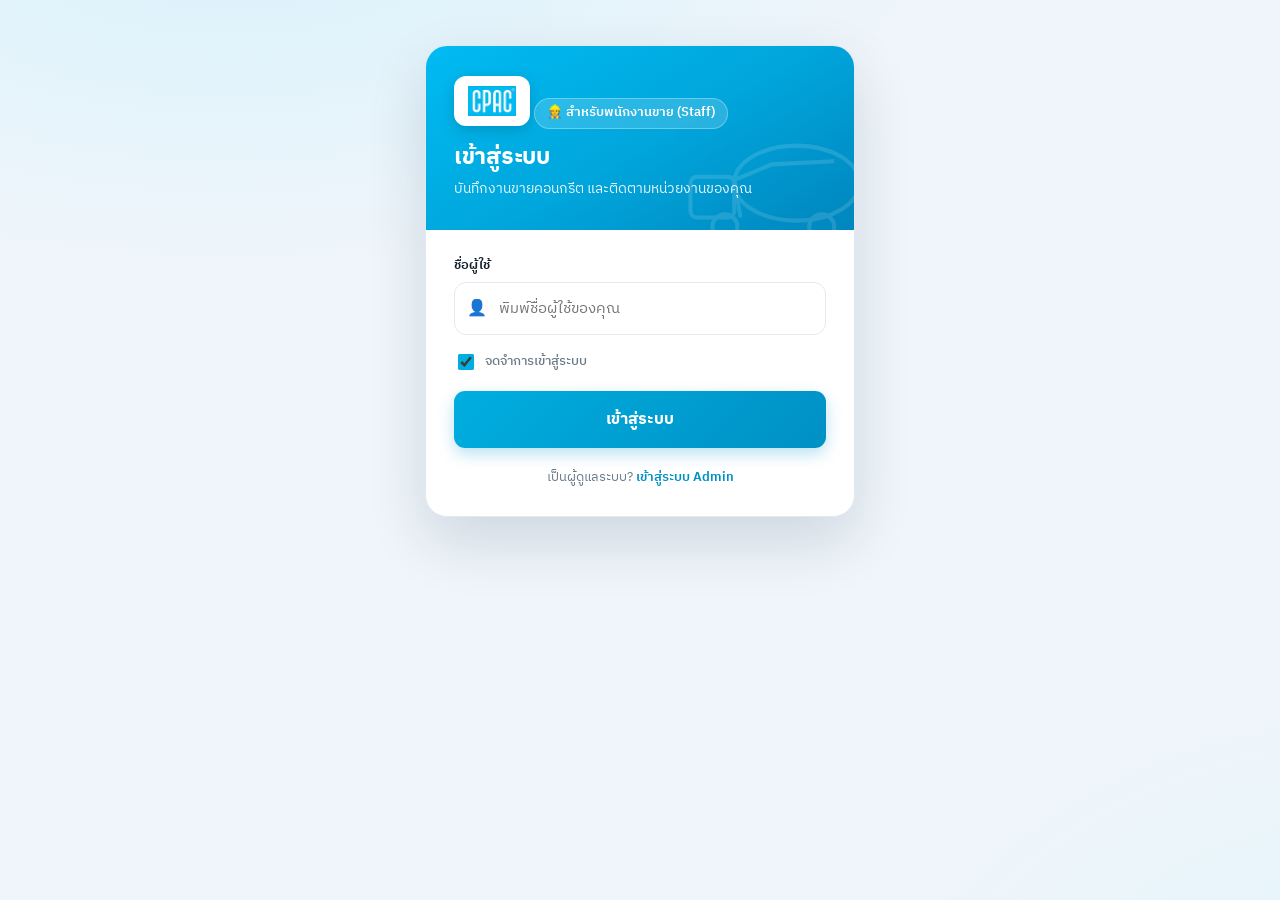
<file: CPAC Site Detail.html>
<!DOCTYPE html>
<html lang="th">
<head>
<meta charset="UTF-8" />
<meta name="viewport" content="width=device-width, initial-scale=1.0" />
<title>รายละเอียดหน่วยงาน — CPAC</title>
<link rel="preconnect" href="https://fonts.googleapis.com" />
<link rel="preconnect" href="https://fonts.gstatic.com" crossorigin />
<link href="https://fonts.googleapis.com/css2?family=IBM+Plex+Sans+Thai:wght@400;500;600;700&display=swap" rel="stylesheet" />
<link rel="stylesheet" href="cpac-base.css" />
<style>
.topbar{ background:#fff; border-bottom:1px solid var(--line); position:sticky; top:0; z-index:20; }
.topbar-in{ max-width:860px; margin:0 auto; display:flex; align-items:center; gap:14px; padding:13px 20px; }
.back{ display:flex; align-items:center; gap:7px; text-decoration:none; color:var(--ink); font-size:14px; font-weight:600; background:var(--bg); border:1px solid var(--line); border-radius:9px; padding:8px 13px; transition:.15s; }
.back:hover{ background:#fff; border-color:var(--cpac-blue-line); color:var(--cpac-blue-dark); }
.tb-title{ font-weight:700; font-size:16px; }
.tb-spacer{ flex:1; }
.act-btn{ font-family:inherit; font-size:13.5px; font-weight:700; border-radius:10px; padding:10px 15px; cursor:pointer; border:none; display:inline-flex; align-items:center; gap:6px; }
.act-edit{ color:#fff; background:linear-gradient(135deg,#00AEE0,#0090C4); box-shadow:0 4px 12px rgba(0,150,210,.25); }
.act-del{ color:var(--loss); background:var(--loss-soft); border:1px solid #F4CFCC; }
.act-del:hover{ background:var(--loss); color:#fff; }

.page{ max-width:860px; margin:0 auto; padding:24px 20px 60px; }

/* hero */
.hero{ background:var(--card); border:1px solid var(--line); border-radius:18px; box-shadow:var(--shadow); padding:24px 26px; }
.hero .toprow{ display:flex; align-items:center; gap:12px; flex-wrap:wrap; }
.hero .badge{ font-size:13px; padding:6px 14px; }
.hero .code{ font-size:13px; color:var(--cpac-blue-dark); font-weight:700; background:var(--cpac-blue-soft); border-radius:20px; padding:6px 13px; }
.hero h1{ margin:14px 0 0; font-size:26px; font-weight:700; letter-spacing:-.4px; line-height:1.25; }
.hero .loc{ margin-top:8px; font-size:14px; color:var(--muted); display:flex; align-items:center; gap:8px; flex-wrap:wrap; }
.hero .keyfacts{ display:grid; grid-template-columns:repeat(4,1fr); gap:14px; margin-top:22px; padding-top:20px; border-top:1px solid var(--line); }
.kf .l{ font-size:12px; color:var(--muted); font-weight:500; }
.kf .v{ font-size:21px; font-weight:700; margin-top:4px; letter-spacing:-.4px; }
.kf .v small{ font-size:12px; font-weight:500; color:var(--muted); }

/* detail sections */
.sec{ background:var(--card); border:1px solid var(--line); border-radius:var(--radius); box-shadow:var(--shadow); margin-top:16px; overflow:hidden; }
.sec-head{ display:flex; align-items:center; gap:10px; padding:15px 20px; border-bottom:1px solid var(--line); }
.sec-head .ic{ width:28px; height:28px; flex:none; background:var(--cpac-blue-soft); color:var(--cpac-blue-dark); border-radius:8px; font-size:14px; display:flex; align-items:center; justify-content:center; }
.sec-head h2{ margin:0; font-size:15px; font-weight:700; }
.kv{ display:grid; grid-template-columns:1fr 1fr; }
.kv .row{ display:flex; justify-content:space-between; align-items:baseline; gap:14px; padding:14px 20px; border-bottom:1px solid var(--line); }
.kv .row .k{ font-size:13.5px; color:var(--muted); }
.kv .row .v{ font-size:14.5px; font-weight:600; text-align:right; }
.kv .row.full{ grid-column:1 / -1; }
.maplink{ color:var(--cpac-blue-dark); text-decoration:none; font-weight:700; }
.maplink:hover{ text-decoration:underline; }
.note-box{ padding:16px 20px; font-size:14px; color:var(--ink); line-height:1.6; white-space:pre-wrap; }
.note-box.empty{ color:var(--faint); }
.note-label{ padding:14px 20px 0; font-size:12.5px; font-weight:700; color:var(--muted); }
.photo-gallery{ display:grid; grid-template-columns:repeat(auto-fill,minmax(120px,1fr)); gap:10px; padding:16px 20px; }
.pg-thumb{ border:1px solid var(--line); border-radius:10px; overflow:hidden; cursor:pointer; padding:0; background:var(--bg); aspect-ratio:4/3; transition:.13s; }
.pg-thumb:hover{ border-color:var(--cpac-blue); transform:translateY(-2px); box-shadow:0 6px 16px rgba(16,38,62,.14); }
.pg-thumb img{ width:100%; height:100%; object-fit:cover; display:block; }

/* month bars (vertical) */
.mbars{ padding:22px 20px 16px; }
.vchart{ display:flex; align-items:flex-end; gap:10px; height:170px; padding:0 2px; }
.vcol{ flex:1; min-width:0; display:flex; flex-direction:column; align-items:center; justify-content:flex-end; height:100%; }
.vcol .vv{ font-size:11px; font-weight:700; color:var(--cpac-blue-dark); margin-bottom:6px; font-variant-numeric:tabular-nums; white-space:nowrap; }
.vcol .vbar{ width:100%; max-width:42px; background:linear-gradient(180deg,#22C0EE,#0090C4); border-radius:7px 7px 0 0; min-height:4px; transition:height .5s cubic-bezier(.2,.8,.2,1); }
.vcol .vm{ font-size:11px; font-weight:600; color:var(--muted); margin-top:8px; text-transform:uppercase; }
.vaxis{ display:flex; align-items:center; gap:8px; margin-top:14px; font-size:11.5px; color:var(--faint); }
.vaxis .ln{ flex:1; height:1px; background:var(--line); }

.notfound{ text-align:center; padding:70px 20px; color:var(--muted); }
.notfound .big{ font-size:46px; }
.notfound a{ color:var(--cpac-blue-dark); font-weight:700; text-decoration:none; }

/* ===== modal ===== */
.modal-bg{ position:fixed; inset:0; z-index:100; background:rgba(16,32,43,.5); display:none; align-items:center; justify-content:center; padding:20px; backdrop-filter:blur(2px); -webkit-backdrop-filter:blur(2px); }
.modal-bg.show{ display:flex; }
.modal{ background:#fff; border-radius:16px; width:100%; max-width:480px; max-height:90vh; overflow:auto; box-shadow:0 20px 60px rgba(16,38,62,.3); }
.modal-head{ display:flex; align-items:center; justify-content:space-between; padding:18px 20px 14px; border-bottom:1px solid var(--line); position:sticky; top:0; background:#fff; }
.modal-head h3{ margin:0; font-size:16px; font-weight:700; }
.modal-head .x{ border:none; background:var(--bg); width:30px; height:30px; border-radius:8px; cursor:pointer; font-size:15px; color:var(--muted); }
.modal-body{ padding:16px 20px 4px; }
.mfield{ margin-bottom:14px; }
.mfield label{ display:block; font-size:12.5px; font-weight:600; color:var(--muted); margin-bottom:5px; }
.mfield input, .mfield select{ width:100%; font-family:inherit; font-size:14px; color:var(--ink); background:#fff; border:1.5px solid var(--line); border-radius:9px; padding:10px 11px; outline:none; transition:.15s; -webkit-appearance:none; appearance:none; }
.mfield input:focus, .mfield select:focus{ border-color:var(--cpac-blue); box-shadow:0 0 0 3px rgba(0,150,210,.12); }
.mrow{ display:grid; grid-template-columns:1fr 1fr; gap:12px; }
.modal-foot{ display:flex; gap:10px; padding:14px 20px 20px; position:sticky; bottom:0; background:#fff; }
.modal-foot button{ flex:1; padding:12px; border-radius:10px; font-family:inherit; font-size:14px; font-weight:700; cursor:pointer; }
.btn-cancel{ background:var(--bg); color:var(--muted); border:1px solid var(--line); }
.btn-save{ background:linear-gradient(135deg,#00AEE0,#0090C4); color:#fff; border:none; }

.toast{ position:fixed; left:50%; bottom:30px; transform:translateX(-50%) translateY(20px); background:var(--ink); color:#fff; padding:12px 22px; border-radius:30px; font-size:14px; font-weight:500; opacity:0; pointer-events:none; transition:all .3s; z-index:120; box-shadow:0 10px 30px rgba(0,0,0,.28); display:flex; align-items:center; gap:8px; }
.toast.show{ opacity:1; transform:translateX(-50%) translateY(0); }
.toast .check{ color:#5BE38C; font-weight:700; }

@media (max-width:680px){
  .hero .keyfacts{ grid-template-columns:repeat(2,1fr); }
  .kv{ grid-template-columns:1fr; }
  .tb-title{ display:none; }
}
</style>
</head>
<body>
<div class="topbar">
  <div class="topbar-in">
    <a href="CPAC My Sites.html" class="back">‹ งานของฉัน</a>
    <div class="tb-title">รายละเอียดหน่วยงาน</div>
    <div class="tb-spacer"></div>
    <button class="act-btn act-del" id="delBtn" style="display:none;">🗑 ลบ</button>
    <button class="act-btn act-edit" id="editBtn" style="display:none;">✎ แก้ไข</button>
  </div>
</div>

<div class="page" id="page"></div>

<!-- edit modal -->
<div class="modal-bg" id="editModal">
  <div class="modal">
    <div class="modal-head"><h3>แก้ไขข้อมูลหน่วยงาน</h3><button type="button" class="x" id="mClose">✕</button></div>
    <div class="modal-body">
      <div class="mfield"><label>ชื่อหน่วยงาน</label><input type="text" id="mSite" /></div>
      <div class="mrow">
        <div class="mfield"><label>สถานะงาน</label>
          <select id="mStatus"><option value="Win">Win</option><option value="Loss">Loss</option><option value="Follow">Follow</option></select>
        </div>
        <div class="mfield"><label>ปริมาณรวม (ลบ.ม.)</label><input type="number" id="mVol" min="0" step="100" /></div>
      </div>
      <div class="mrow">
        <div class="mfield"><label>ระยะจัดส่ง</label><input type="number" id="mDist" min="0" step="0.1" /></div>
        <div class="mfield"><label>คาดว่าจะเริ่มใช้</label>
          <select id="mStart"></select>
        </div>
      </div>
      <div class="mrow">
        <div class="mfield"><label>ส่วนลด CPAC (%)</label><input type="number" id="mDisc" min="0" max="100" step="0.5" /></div>
        <div class="mfield"><label>ส่วนลดคู่แข่ง (%)</label><input type="number" id="mCdisc" min="0" max="100" step="0.5" /></div>
      </div>
      <div class="mfield"><label>คู่แข่ง</label>
        <select id="mComp"><option value="">— ไม่มี —</option><option>INSEE</option><option>น่ำเฮง</option><option>TPI</option><option>M</option><option>Q-Mix</option><option>ORC</option><option>เอกชนรายย่อย</option></select>
      </div>
      <div class="mfield"><label>สาเหตุ / ติดที่ (Loss / Follow)</label><input type="text" id="mReason" placeholder="เช่น ราคา, เครดิต, ระยะทาง" /></div>
      <div class="mfield"><label>ลิงก์แผนที่ (Google Maps)</label><input type="text" id="mMap" placeholder="https://maps.google.com/..." /></div>
      <div class="mfield"><label>รายละเอียดโครงการ</label><textarea id="mProjectDetail" rows="2" placeholder="ประเภทงาน / ขนาดโครงการ..." style="width:100%;font-family:inherit;font-size:14px;color:var(--ink);background:#fff;border:1.5px solid var(--line);border-radius:9px;padding:10px 11px;outline:none;resize:vertical;"></textarea></div>
      <div class="mfield"><label>รายละเอียดเพิ่มเติม</label><textarea id="mDetail" rows="2" placeholder="หมายเหตุ / เงื่อนไข / ข้อตกลง..." style="width:100%;font-family:inherit;font-size:14px;color:var(--ink);background:#fff;border:1.5px solid var(--line);border-radius:9px;padding:10px 11px;outline:none;resize:vertical;"></textarea></div>
    </div>
    <div class="modal-foot">
      <button type="button" class="btn-cancel" id="mCancel">ยกเลิก</button>
      <button type="button" class="btn-save" id="mSave">บันทึก</button>
    </div>
  </div>
</div>

<div class="toast" id="toast"><span class="check">✓</span> <span id="toastMsg">บันทึกแล้ว</span></div>

<script src="cpac-app.js"></script>
<script>
const S = CPAC.requireRole('staff', 'CPAC Staff Login.html');
if(S){
  CPAC.seed();
  (function(){
    const flag = 'cpac_synced_' + location.pathname;
    if(!sessionStorage.getItem(flag)){
      sessionStorage.setItem(flag, '1');
      CPAC.syncFromSheet().then(changed=>{ if(changed) location.reload(); });
    }
  })();
  const params = new URLSearchParams(location.search);
  const id = params.get('id');
  let rec = CPAC.findEntry(id);
  const page = document.getElementById('page');
  const toast = document.getElementById('toast');
  const $ = x => document.getElementById(x);

  function showToast(msg){ $('toastMsg').textContent = msg; toast.classList.add('show'); setTimeout(()=>toast.classList.remove('show'), 1800); }

  /* เติมตัวเลือกเดือน/ปี ในโมดอล */
  (function(){
    const sel = $('mStart');
    sel.innerHTML = '<option value="">—</option>';
    [2026,2027,2028].forEach(y=> CPAC.TH_MONTHS.forEach((m,i)=>{
      const o=document.createElement('option'); o.value=`${y}-${String(i+1).padStart(2,'0')}`; o.textContent=`${m} ${y}`; sel.appendChild(o);
    }));
  })();

  if(!rec || rec.user !== S.username){
    page.innerHTML = `<div class="notfound"><div class="big">🔍</div><h3>ไม่พบหน่วยงานนี้</h3><p>อาจถูกลบไปแล้ว หรือไม่ใช่หน่วยงานของคุณ</p><a href="CPAC My Sites.html">‹ กลับไปงานของฉัน</a></div>`;
  } else {
    $('editBtn').style.display = '';
    $('delBtn').style.display = '';
    renderDetail();
  }

  function renderDetail(){
    const d = rec;
    const extraComp = (d.competitorsExtra||[]).filter(c=>c && c.name);
    const compTxt = d.status==='Win' ? '<span style="color:var(--win)">CPAC ปิดงานได้</span>'
      : d.status==='Loss' ? `<span style="color:var(--loss)">${d.competitor||'คู่แข่ง'}</span>`
      : (d.competitor || '—');
    const mapRow = d.mapUrl
      ? `<a class="maplink" href="${d.mapUrl}" target="_blank" rel="noopener">📍 เปิด Google Maps ›</a>`
      : '<span style="color:var(--faint)">— ไม่ได้แนบ —</span>';
    /* month bars: ถ้ามีข้อมูลรายเดือน vol_XXX ใช้, ไม่งั้นโชว์รวม */
    const monthKeys = ['JAN','FEB','MAR','APR','MAY','JUN','JUL','AUG','SEP','OCT','NOV','DEC'];
    const hasMonthly = monthKeys.some(m=> Number(d['vol_'+m])>0);
    let monthlyHtml = '';
    if(hasMonthly){
      const max = Math.max(...monthKeys.map(m=>Number(d['vol_'+m])||0), 1);
      const months = monthKeys.filter(m=>Number(d['vol_'+m])>0);
      monthlyHtml = `<div class="sec"><div class="sec-head"><span class="ic">▥</span><h2>ปริมาณคอนกรีตรายเดือน</h2></div>
        <div class="mbars"><div class="vchart">${months.map(m=>{
          const v=Number(d['vol_'+m])||0;
          return `<div class="vcol"><span class="vv">${CPAC.fmt(v)}</span><div class="vbar" style="height:${Math.max(v/max*100,3)}%"></div><span class="vm">${m}</span></div>`;
        }).join('')}</div><div class="vaxis"><span>ลบ.ม. / เดือน</span><span class="ln"></span><span>รวม ${CPAC.fmt(d.vol)} ลบ.ม.</span></div></div></div>`;
    }

    page.innerHTML = `
      <div class="hero">
        <div class="toprow">
          <span class="badge ${d.status}"><span class="d"></span>${CPAC.STATUS_TH[d.status]||d.status}</span>
          <span class="code">${d.code||'ไม่มี Site code'}</span>
        </div>
        <h1>${d.site}</h1>
        <div class="loc">📍 ${d.metro} · ${d.cluster} <span style="color:var(--faint)">|</span> โรงงาน ${d.plant}</div>
        <div class="keyfacts">
          <div class="kf"><div class="l">ปริมาณรวม</div><div class="v">${CPAC.fmt(d.vol)} <small>ลบ.ม.</small></div></div>
          <div class="kf"><div class="l">ระยะจัดส่ง</div><div class="v">${(d.dist||0).toFixed(1)}</div></div>
          <div class="kf"><div class="l">ส่วนลด CPAC</div><div class="v">${(d.disc||0).toFixed(1)}<small>%</small></div></div>
          <div class="kf"><div class="l">คาดว่าจะเริ่มใช้</div><div class="v" style="font-size:17px">${CPAC.startTxt(d.start)}</div></div>
        </div>
      </div>

      <div class="sec">
        <div class="sec-head"><span class="ic">▤</span><h2>ข้อมูลพื้นที่ & การแข่งขัน</h2></div>
        <div class="kv">
          <div class="row"><span class="k">Metro</span><span class="v">${d.metro}</span></div>
          <div class="row"><span class="k">Cluster</span><span class="v">${d.cluster}</span></div>
          <div class="row"><span class="k">โรงงานจัดส่ง</span><span class="v">${d.plant}</span></div>
          <div class="row"><span class="k">ระยะจัดส่ง</span><span class="v">${(d.dist||0).toFixed(1)}</span></div>
          <div class="row"><span class="k">ผรม. (ผู้รับเหมา)</span><span class="v">${d.contractor || '—'}</span></div>
          <div class="row"><span class="k">เบอร์ติดต่อลูกค้า</span><span class="v">${d.customerPhone ? `<a href="tel:${d.customerPhone}" style="color:var(--cpac-blue-dark);text-decoration:none;">${d.customerPhone}</a>` : '—'}</span></div>
          <div class="row"><span class="k">ปริมาณทั้งโครงการ</span><span class="v">${d.projectVol ? CPAC.fmt(d.projectVol)+' ลบ.ม.' : '—'}</span></div>
          <div class="row"><span class="k">ผู้ปิดงาน / คู่แข่ง</span><span class="v">${compTxt}</span></div>
          ${extraComp.map(c=>`<div class="row"><span class="k">คู่แข่ง (เพิ่ม)</span><span class="v">${c.name} · ส่วนลด ${(c.disc||0).toFixed(1)}%</span></div>`).join('')}
          <div class="row"><span class="k">${d.status==='Win'?'สถานะ':'สาเหตุ / ติดที่'}</span><span class="v">${d.reason || (d.status==='Win'?'Win':'—')}</span></div>
          <div class="row"><span class="k">ส่วนลด CPAC</span><span class="v">${(d.disc||0).toFixed(1)}%</span></div>
          <div class="row"><span class="k">ส่วนลดคู่แข่ง</span><span class="v">${(d.cdisc||0).toFixed(1)}%</span></div>
        </div>
      </div>

      ${monthlyHtml}

      ${(d.photos&&d.photos.length) ? `<div class="sec">
        <div class="sec-head"><span class="ic">📷</span><h2>รูปภาพหน่วยงาน (${d.photos.length})</h2></div>
        <div class="photo-gallery">${d.photos.map((p,i)=>`<button type="button" class="pg-thumb" data-i="${i}"><img src="${p}" alt="รูปหน่วยงาน ${i+1}" /></button>`).join('')}</div>
      </div>` : ''}

      <div class="sec">
        <div class="sec-head"><span class="ic">▦</span><h2>รายละเอียดโครงการ</h2></div>
        <div class="note-label">รายละเอียดโครงการ</div>
        ${d.projectDetail ? `<div class="note-box">${d.projectDetail}</div>` : '<div class="note-box empty">— ไม่ได้ระบุ —</div>'}
        <div class="note-label">รายละเอียดเพิ่มเติม</div>
        ${d.detail ? `<div class="note-box">${d.detail}</div>` : '<div class="note-box empty">— ไม่มีรายละเอียดเพิ่มเติม —</div>'}
      </div>

      <div class="sec">
        <div class="sec-head"><span class="ic">📍</span><h2>ตำแหน่ง & หมายเหตุ</h2></div>
        <div class="kv">
          <div class="row full"><span class="k">แผนที่หน่วยงาน</span><span class="v">${mapRow}</span></div>
          <div class="row"><span class="k">วันที่ทราบข้อมูล</span><span class="v">${d.knownDate ? new Date(d.knownDate).toLocaleDateString('th-TH',{day:'numeric',month:'short',year:'numeric'}) : '—'}</span></div>
          <div class="row"><span class="k">วันที่บันทึก</span><span class="v">${CPAC.dateTxt(d.ts)}</span></div>
        </div>
      </div>
    `;
  }

  /* ===== แก้ไข ===== */
  const modal = $('editModal');
  function openEdit(){
    const d = rec;
    $('mSite').value = d.site||''; $('mStatus').value=d.status||'Win';
    $('mVol').value=d.vol||0; $('mDist').value=d.dist||0; $('mStart').value=d.start||'';
    $('mDisc').value=d.disc||0; $('mCdisc').value=d.cdisc||0;
    $('mComp').value=d.competitor||''; $('mReason').value=d.reason||''; $('mMap').value=d.mapUrl||'';
    $('mProjectDetail').value=d.projectDetail||''; $('mDetail').value=d.detail||'';
    modal.classList.add('show');
  }
  function closeEdit(){ modal.classList.remove('show'); }
  $('editBtn').addEventListener('click', openEdit);
  /* คลิกรูปในแกลเลอรี — เปิด lightbox */
  page.addEventListener('click', e=>{
    const th = e.target.closest('.pg-thumb');
    if(th && rec && rec.photos){ CPAC.lightbox(rec.photos, Number(th.dataset.i)||0); }
  });
  $('mClose').addEventListener('click', closeEdit);
  $('mCancel').addEventListener('click', closeEdit);
  modal.addEventListener('click', e=>{ if(e.target===modal) closeEdit(); });

  $('mSave').addEventListener('click', ()=>{
    const changes = {
      site: $('mSite').value.trim() || rec.site,
      status: $('mStatus').value,
      vol: Number($('mVol').value)||0,
      dist: Number($('mDist').value)||0,
      start: $('mStart').value,
      disc: Number($('mDisc').value)||0,
      cdisc: Number($('mCdisc').value)||0,
      competitor: $('mComp').value,
      reason: $('mReason').value.trim(),
      mapUrl: $('mMap').value.trim(),
      map: $('mMap').value.trim() ? 1 : 0,
      projectDetail: $('mProjectDetail').value.trim(),
      detail: $('mDetail').value.trim(),
    };
    rec = CPAC.updateEntry(rec.ts, changes);
    closeEdit();
    renderDetail();
    showToast('บันทึกการแก้ไขแล้ว');
  });

  /* ===== ลบ ===== */
  $('delBtn').addEventListener('click', ()=>{
    if(confirm('ต้องการลบหน่วยงาน "'+rec.site+'" ใช่หรือไม่?')){
      CPAC.deleteEntry(rec.ts);
      location.href = 'CPAC My Sites.html';
    }
  });
}
</script>
</body>
</html>
</file>
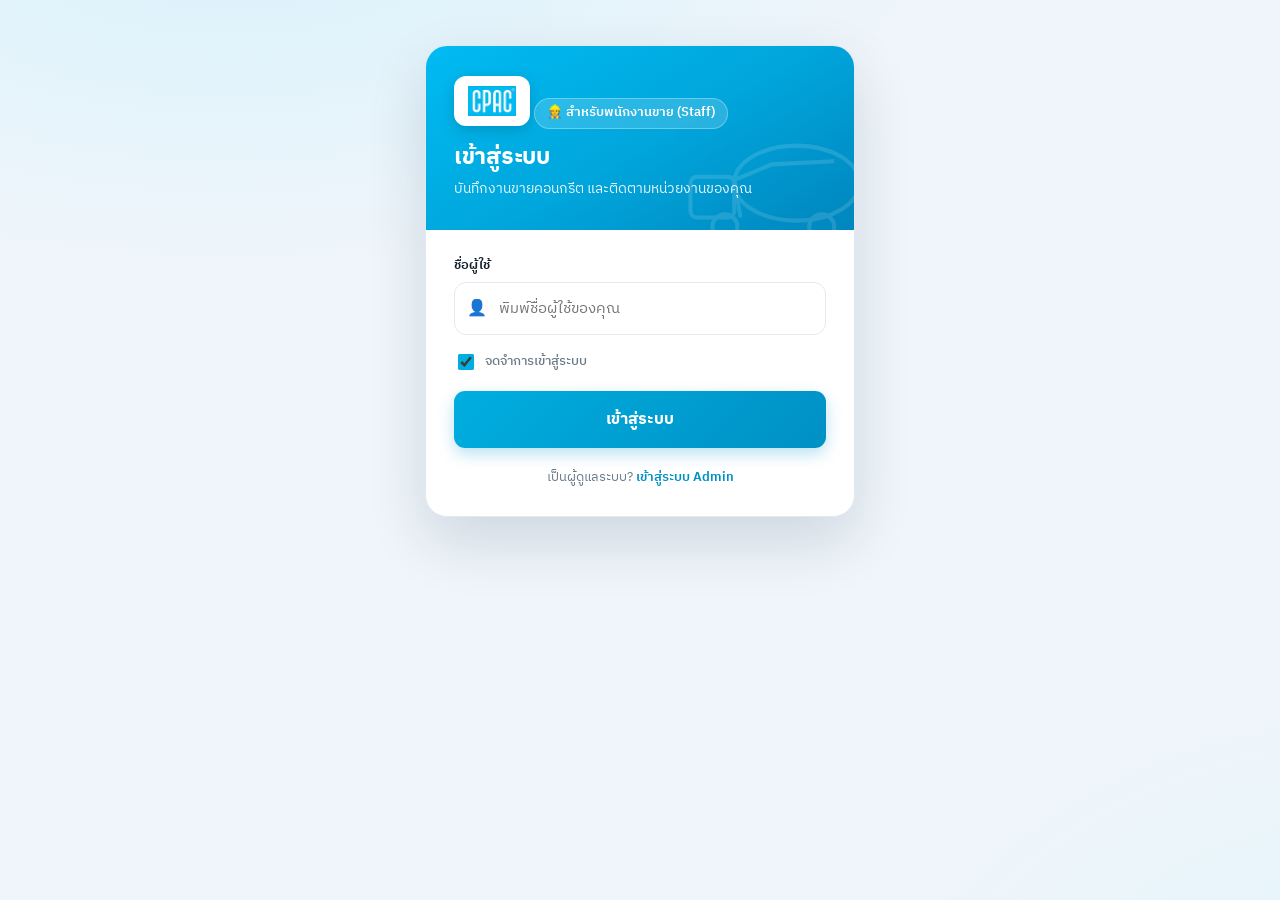
<file: CPAC Staff Login.html>
<!DOCTYPE html>
<html lang="th">
<head>
<meta charset="UTF-8" />
<meta name="viewport" content="width=device-width, initial-scale=1.0, maximum-scale=1.0" />
<title>เข้าสู่ระบบพนักงานขาย — CPAC</title>
<link rel="manifest" href="manifest.json" />
<meta name="theme-color" content="#00AEE0" />
<link rel="apple-touch-icon" href="cpac-logo.png" />
<meta name="apple-mobile-web-app-capable" content="yes" />
<meta name="apple-mobile-web-app-status-bar-style" content="black-translucent" />
<meta name="apple-mobile-web-app-title" content="CPAC" />
<link rel="preconnect" href="https://fonts.googleapis.com" />
<link rel="preconnect" href="https://fonts.gstatic.com" crossorigin />
<link href="https://fonts.googleapis.com/css2?family=IBM+Plex+Sans+Thai:wght@400;500;600;700&display=swap" rel="stylesheet" />
<link rel="stylesheet" href="cpac-base.css" />
<style>
body{ min-height:100vh; display:flex; align-items:flex-start; justify-content:center; padding:5vh 20px 24px;
  background:
    radial-gradient(1200px 600px at 18% -10%, #D9F2FC 0%, rgba(217,242,252,0) 60%),
    radial-gradient(1000px 700px at 110% 120%, #DFF4FB 0%, rgba(223,244,251,0) 55%),
    #EFF5FA;
}
.wrap{ width:100%; max-width:430px; }

/* ---- การ์ดล็อกอิน ---- */
.card{
  background:var(--card); border:1px solid var(--line); border-radius:22px;
  box-shadow:0 24px 60px rgba(16,38,62,.14); overflow:hidden;
}
.head{
  background:linear-gradient(150deg,#00BBF2 0%,#00A6DC 52%,#0086BE 100%); color:#fff;
  padding:30px 28px 30px; position:relative; overflow:hidden;
}
.head::after{
  content:""; position:absolute; right:-24px; bottom:-28px; width:200px; height:130px;
  background:url("data:image/svg+xml;utf8,<svg xmlns='http://www.w3.org/2000/svg' viewBox='0 0 64 40' fill='none' stroke='white' stroke-width='1.3'><ellipse cx='38' cy='17' rx='20' ry='12'/><path d='M20 28 L18 16 L30 11 L50 10'/><rect x='4' y='15' width='14' height='13' rx='2'/><circle cx='15' cy='31' r='4'/><circle cx='46' cy='31' r='4'/></svg>") no-repeat center/contain;
  opacity:.13; pointer-events:none;
}
.logo-badge{
  display:inline-flex; align-items:center; justify-content:center; height:50px; padding:8px 14px;
  background:#fff; border-radius:12px; box-shadow:0 4px 14px rgba(0,0,0,.16); position:relative; z-index:1;
}
.logo-badge img{ height:30px; width:auto; display:block; }
.role-pill{
  display:inline-flex; align-items:center; gap:7px; margin-top:18px; padding:5px 12px;
  background:rgba(255,255,255,.16); border:1px solid rgba(255,255,255,.3); border-radius:30px;
  font-size:12.5px; font-weight:600; position:relative; z-index:1;
}
.head h1{ margin:11px 0 0; font-size:23px; font-weight:700; letter-spacing:-.3px; position:relative; z-index:1; }
.head p{ margin:5px 0 0; font-size:13.5px; opacity:.9; position:relative; z-index:1; }

/* ---- ฟอร์ม ---- */
.body{ padding:26px 28px 28px; }
.field{ margin-bottom:16px; }
.field label{ display:block; font-size:13px; font-weight:600; color:var(--ink); margin-bottom:7px; }
.input{
  position:relative; display:flex; align-items:center;
  border:1.5px solid var(--line); border-radius:12px; background:#fff; transition:.15s;
}
.input:focus-within{ border-color:var(--cpac-blue); box-shadow:0 0 0 3px rgba(0,150,210,.12); }
.input .ic{ width:44px; text-align:center; color:var(--faint); font-size:16px; flex:none; }
.input input{
  flex:1; min-width:0; border:none; outline:none; background:transparent; font-family:inherit;
  font-size:15px; color:var(--ink); padding:13px 14px 13px 0;
}
.input .toggle{
  border:none; background:none; cursor:pointer; color:var(--muted); font-size:13px; font-weight:600;
  padding:0 14px; flex:none; font-family:inherit;
}
.err{
  display:none; align-items:center; gap:7px; background:var(--loss-soft); color:var(--loss);
  border:1px solid #F6CFCB; border-radius:10px; padding:10px 13px; font-size:13px; font-weight:600; margin-bottom:16px;
}
.err.show{ display:flex; }
.btn-login{ width:100%; padding:15px; font-size:16px; }
.row-between{ display:flex; align-items:center; justify-content:space-between; margin-bottom:18px; }
.remember{ display:flex; align-items:center; gap:8px; font-size:13px; color:var(--muted); font-weight:500; cursor:pointer; }
.remember input{ width:16px; height:16px; accent-color:var(--cpac-blue); }
.forgot{ font-size:13px; color:var(--cpac-blue-dark); font-weight:600; text-decoration:none; }

/* ---- demo hint ---- */
.demo{
  margin-top:18px; background:var(--cpac-blue-soft); border:1px dashed var(--cpac-blue-line);
  border-radius:12px; padding:12px 14px; font-size:12.5px; color:var(--cpac-blue-dark);
}
.demo b{ font-weight:700; }
.demo .accts{ display:flex; flex-wrap:wrap; gap:8px; margin-top:8px; }
.demo .acct{
  background:#fff; border:1px solid var(--cpac-blue-line); border-radius:9px; padding:6px 11px;
  font-size:12px; font-weight:600; color:var(--ink); cursor:pointer; transition:.15s;
}
.demo .acct:hover{ background:var(--cpac-blue); color:#fff; border-color:var(--cpac-blue); }
.demo .acct .u{ font-weight:700; }
.demo .acct .p{ opacity:.7; font-weight:500; }

.foot-link{ text-align:center; margin-top:20px; font-size:13px; color:var(--muted); }
.foot-link a{ color:var(--cpac-blue-dark); font-weight:600; text-decoration:none; }
</style>
</head>
<body>
<div class="wrap">
  <div class="card">
    <div class="head">
      <div class="logo-badge"><img src="cpac-logo.png" alt="CPAC" /></div>
      <div class="role-pill">👷 สำหรับพนักงานขาย (Staff)</div>
      <h1>เข้าสู่ระบบ</h1>
      <p>บันทึกงานขายคอนกรีต และติดตามหน่วยงานของคุณ</p>
    </div>

    <div class="body">
      <div class="err" id="err"><span>⚠</span> <span id="errMsg">ชื่อผู้ใช้หรือรหัสผ่านไม่ถูกต้อง</span></div>

      <form id="loginForm" autocomplete="off">
        <div class="field">
          <label>ชื่อผู้ใช้</label>
          <div class="input">
            <span class="ic">👤</span>
            <input type="text" id="username" placeholder="พิมพ์ชื่อผู้ใช้ของคุณ" autocapitalize="none" required />
          </div>
        </div>
        <div class="row-between">
          <label class="remember"><input type="checkbox" id="remember" checked /> จดจำการเข้าสู่ระบบ</label>
        </div>
        <button type="submit" class="btn btn-primary btn-login">เข้าสู่ระบบ</button>
      </form>

      <div class="foot-link">เป็นผู้ดูแลระบบ? <a href="CPAC Admin Login.html">เข้าสู่ระบบ Admin</a></div>
    </div>
  </div>
</div>

<script src="cpac-app.js"></script>
<script>
/* ถ้าล็อกอินเป็น staff อยู่แล้ว -> เข้าพอร์ทัลเลย */
(function(){
  const s = CPAC.session();
  if(s && s.role === 'staff'){ location.replace('CPAC Staff Portal.html'); }
})();

const err = document.getElementById('err');
const errMsg = document.getElementById('errMsg');

/* (ลบปุ่มบัญชีทดสอบออกแล้ว) */

document.getElementById('loginForm').addEventListener('submit', e=>{
  e.preventDefault();
  const u = document.getElementById('username').value;
  const sess = CPAC.loginByUsername(u);
  if(!sess){ err.classList.add('show'); return; }
  if(sess.role !== 'staff'){
    errMsg.textContent = 'บัญชีนี้เป็นผู้ดูแลระบบ — กรุณาเข้าทางหน้า Admin';
    err.classList.add('show');
    CPAC.logout();
    return;
  }
  err.classList.remove('show');
  location.href = 'CPAC Staff Portal.html';
});
</script>
</body>
</html>
</file>
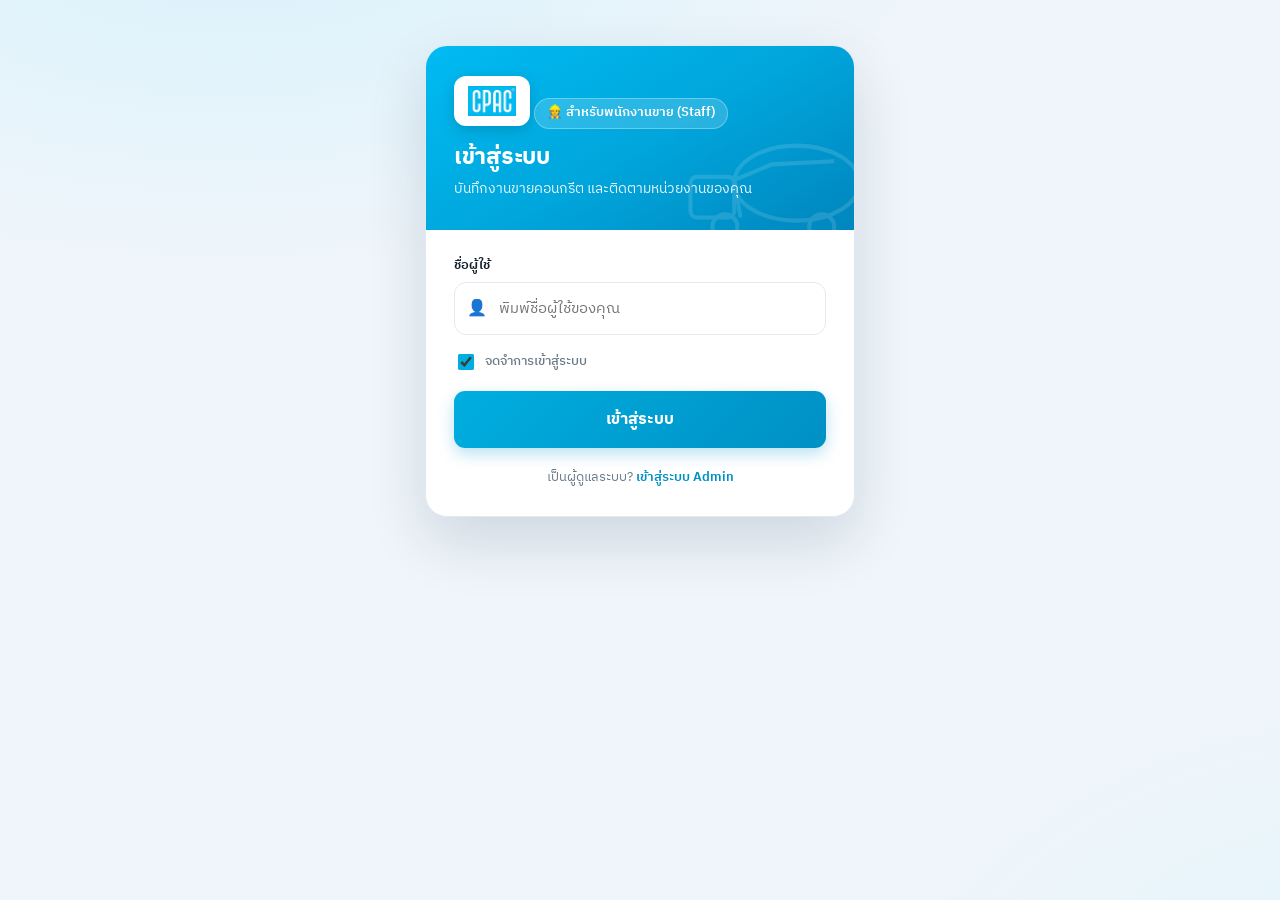
<file: CPAC Staff Portal.html>
<!DOCTYPE html>
<html lang="th">
<head>
<meta charset="UTF-8" />
<meta name="viewport" content="width=device-width, initial-scale=1.0" />
<title>หน้าหลักพนักงานขาย — CPAC</title>
<link rel="preconnect" href="https://fonts.googleapis.com" />
<link rel="preconnect" href="https://fonts.gstatic.com" crossorigin />
<link href="https://fonts.googleapis.com/css2?family=IBM+Plex+Sans+Thai:wght@400;500;600;700&display=swap" rel="stylesheet" />
<link rel="stylesheet" href="cpac-base.css" />
<style>
/* ---------- Top bar ---------- */
.topbar{
  background:#fff; border-bottom:1px solid var(--line); position:sticky; top:0; z-index:20;
}
.topbar-in{ max-width:980px; margin:0 auto; display:flex; align-items:center; gap:14px; padding:13px 20px; }
.tb-logo{ height:38px; padding:5px 11px; background:#fff; border:1px solid var(--line); border-radius:10px; display:flex; align-items:center; }
.tb-back{ display:flex; align-items:center; justify-content:center; width:38px; height:38px; flex:none; font-size:22px; font-weight:700; color:var(--cpac-blue-dark); text-decoration:none; background:var(--bg); border:1px solid var(--line); border-radius:10px; transition:.15s; }
.tb-back:hover{ background:#fff; border-color:var(--cpac-blue-line); }
.tb-logo img{ height:22px; }
.tb-title{ font-weight:700; font-size:15px; }
.tb-title .sub{ font-size:11.5px; color:var(--muted); font-weight:500; }
.tb-spacer{ flex:1; }
.tb-user{ display:flex; align-items:center; gap:10px; min-width:0; }
.tb-user .avatar{ width:36px; height:36px; font-size:13px; flex:none; }
.tb-user .who{ min-width:0; }
.tb-user .nm{ font-size:13.5px; font-weight:600; line-height:1.2; white-space:nowrap; overflow:hidden; text-overflow:ellipsis; max-width:130px; }
.tb-user .rl{ font-size:11.5px; color:var(--muted); white-space:nowrap; overflow:hidden; text-overflow:ellipsis; max-width:130px; }
.logout{ flex:none; white-space:nowrap; font-family:inherit; font-size:12.5px; font-weight:600; color:var(--muted); background:var(--bg); border:1px solid var(--line); border-radius:9px; padding:8px 12px; cursor:pointer; transition:.15s; }
.logout .lo-full{ display:inline; }
.logout .lo-ic{ display:none; }
.logout:hover{ background:#fff; border-color:var(--loss); color:var(--loss); }

.page{ max-width:980px; margin:0 auto; padding:24px 20px 56px; }

/* ---------- greeting ---------- */
.hello{ display:flex; align-items:flex-end; justify-content:space-between; gap:14px; flex-wrap:wrap; margin-bottom:18px; }
.hello h1{ margin:0; font-size:24px; font-weight:700; letter-spacing:-.3px; }
.hello p{ margin:5px 0 0; font-size:14px; color:var(--muted); }
.hello .date{ font-size:13px; color:var(--muted); background:#fff; border:1px solid var(--line); border-radius:10px; padding:9px 14px; font-weight:500; }

/* ---------- mini dashboard ---------- */
.stat-row{ display:grid; grid-template-columns:repeat(5,1fr); gap:14px; }
.stat{
  background:var(--card); border:1px solid var(--line); border-radius:var(--radius); box-shadow:var(--shadow);
  padding:16px 16px 15px;
}
.stat .top{ display:flex; align-items:center; justify-content:space-between; }
.stat .lab{ font-size:12.5px; color:var(--muted); font-weight:500; }
.stat .ic{ width:32px; height:32px; border-radius:9px; display:flex; align-items:center; justify-content:center; font-size:16px; }
.stat .v{ font-size:27px; font-weight:700; margin-top:10px; letter-spacing:-.5px; }
.stat .v small{ font-size:13px; font-weight:500; color:var(--muted); }
.stat .sub{ font-size:11.5px; color:var(--muted); margin-top:3px; }

/* ---------- win rate panel ---------- */
.winrate{
  background:var(--card); border:1px solid var(--line); border-radius:var(--radius); box-shadow:var(--shadow);
  padding:18px 20px; margin-top:14px; display:flex; align-items:center; gap:24px;
}
.winrate .donut{ width:104px; height:104px; flex:none; position:relative; }
.winrate .donut .center{ position:absolute; inset:0; display:flex; flex-direction:column; align-items:center; justify-content:center; }
.winrate .donut .center .big{ font-size:22px; font-weight:700; line-height:1; }
.winrate .donut .center .cap{ font-size:10.5px; color:var(--muted); margin-top:2px; }
.winrate .legend{ flex:1; display:flex; flex-direction:column; gap:11px; min-width:0; }
.winrate .lg{ display:flex; align-items:center; gap:10px; }
.winrate .lg .sw{ width:11px; height:11px; border-radius:3px; flex:none; }
.winrate .lg .nm{ font-size:13.5px; font-weight:500; flex:1; }
.winrate .lg .pc{ font-size:13.5px; font-weight:700; }
.winrate .lg .ct{ font-size:12px; color:var(--muted); min-width:54px; text-align:right; }

/* ---------- monthly stacked chart ---------- */
.monthly{ background:var(--card); border:1px solid var(--line); border-radius:var(--radius); box-shadow:var(--shadow); padding:18px 20px 20px; margin-top:14px; }
.m-head{ display:flex; align-items:flex-start; justify-content:space-between; gap:14px; flex-wrap:wrap; }
.m-head h3{ margin:0; font-size:15px; font-weight:700; }
.m-head .m-sub{ font-size:12px; color:var(--muted); margin-top:3px; }
.m-legend{ display:flex; gap:14px; font-size:12px; color:var(--muted); }
.m-legend i{ display:inline-block; width:9px; height:9px; border-radius:2px; margin-right:5px; vertical-align:middle; }
/* ---------- Win Rate รายเดือน (แท่งแนวนอน) ---------- */
.hbars{ display:flex; flex-direction:column; gap:10px; margin-top:16px; }
.hbar-row{ display:flex; align-items:center; gap:11px; }
.hbar-row .hm{ width:34px; flex:none; font-size:11.5px; font-weight:700; color:var(--muted); text-transform:uppercase; letter-spacing:.3px; }
.hbar-row .htrack{ flex:1; height:18px; background:var(--bg); border-radius:9px; overflow:hidden; }
.hbar-row .hfill{ height:100%; border-radius:9px; background:linear-gradient(90deg,var(--win),#23C589); box-shadow:0 1px 3px rgba(19,166,107,.28); }
.hbar-row .hval{ width:50px; flex:none; text-align:right; font-size:12px; font-weight:700; color:var(--ink); font-variant-numeric:tabular-nums; }
.hbar-row.zero .hval{ color:var(--faint); font-weight:500; }
.m-chart-wrap{ margin-top:16px; }
.m-chart{ width:100%; height:220px; display:block; }
.m-empty{ width:100%; text-align:center; color:var(--faint); font-size:13px; padding:60px 0; }
.m-col:hover .mv{ opacity:1; }
.m-empty{ width:100%; text-align:center; color:var(--faint); font-size:13px; align-self:center; }

/* ---------- section title ---------- */
.sec-title{ font-size:13px; font-weight:700; color:var(--muted); letter-spacing:.4px; text-transform:uppercase; margin:28px 4px 13px; }

/* ---------- action cards ---------- */
.actions{ display:grid; grid-template-columns:repeat(3,1fr); gap:14px; margin-bottom:28px; }
.action{
  display:flex; flex-direction:column; gap:0; text-decoration:none; color:var(--ink);
  background:var(--card); border:1px solid var(--line); border-radius:var(--radius); box-shadow:var(--shadow);
  padding:20px 18px; transition:transform .13s, box-shadow .16s, border-color .16s;
}
.action:hover{ transform:translateY(-3px); box-shadow:0 14px 34px rgba(16,38,62,.12); border-color:var(--cpac-blue-line); }
.action .ic{ width:50px; height:50px; border-radius:13px; display:flex; align-items:center; justify-content:center; font-size:24px; margin-bottom:14px; }
.action.a1 .ic{ background:linear-gradient(135deg,#00BBF2,#0090C4); color:#fff; }
.action.a2 .ic{ background:var(--cpac-blue-soft); color:var(--cpac-blue-dark); }
.action.a3 .ic{ background:#EAF1F8; color:#13476E; }
.action .t{ font-size:16px; font-weight:700; }
.action .s{ font-size:12.5px; color:var(--muted); margin-top:4px; line-height:1.45; }
.action .go{ margin-top:14px; font-size:13px; font-weight:700; color:var(--cpac-blue-dark); }

/* ---------- recent ---------- */
.recent-card{ background:var(--card); border:1px solid var(--line); border-radius:var(--radius); box-shadow:var(--shadow); overflow:hidden; }
.recent-head{ display:flex; align-items:center; justify-content:space-between; padding:15px 18px; border-bottom:1px solid var(--line); }
.recent-head h3{ margin:0; font-size:15px; font-weight:700; }
.recent-head a{ font-size:13px; font-weight:600; color:var(--cpac-blue-dark); text-decoration:none; }
.r-item{ display:flex; align-items:center; gap:13px; padding:13px 18px; border-bottom:1px solid var(--line); text-decoration:none; color:var(--ink); transition:.13s; }
.r-item:last-child{ border-bottom:none; }
.r-item:hover{ background:var(--cpac-blue-soft); }
.r-item .info{ flex:1; min-width:0; }
.r-item .nm{ font-size:14px; font-weight:600; white-space:nowrap; overflow:hidden; text-overflow:ellipsis; }
.r-item .meta{ font-size:12px; color:var(--muted); margin-top:2px; }
.r-item .vol{ font-size:13px; font-weight:600; text-align:right; white-space:nowrap; }
.r-item .vol small{ font-size:11px; color:var(--muted); font-weight:500; }
.r-item .arrow{ color:var(--faint); font-size:18px; flex:none; }
.empty{ padding:34px 18px; text-align:center; color:var(--muted); font-size:14px; }
.empty a{ color:var(--cpac-blue-dark); font-weight:700; text-decoration:none; }

@media (max-width:760px){
  .stat-row{ grid-template-columns:repeat(2,1fr); }
  .actions{ grid-template-columns:1fr; }
  .tb-title{ display:none; }
  .topbar-in{ gap:9px; padding:11px 14px; }
  .tb-user{ gap:8px; }
  .tb-user .nm{ max-width:88px; }
  .tb-user .rl{ max-width:88px; }
  .logout{ padding:9px 11px; font-size:0; }
  .logout .lo-full{ display:none; }
  .logout .lo-ic{ display:inline; font-size:16px; line-height:1; }
}
</style>
</head>
<body>
<!-- ===== Top bar ===== -->
<div class="topbar">
  <div class="topbar-in">
    <a href="CPAC Home.html" class="tb-back" title="ย้อนกลับ">‹</a>
    <div class="tb-logo"><img src="cpac-logo.png" alt="CPAC" /></div>
    <div class="tb-title">CPAC <span class="sub">· พนักงานขาย</span></div>
    <div class="tb-spacer"></div>
    <div class="tb-user">
      <div class="avatar" id="avatar">--</div>
      <div class="who">
        <div class="nm" id="userName">—</div>
        <div class="rl" id="userTeam">—</div>
      </div>
      <button class="logout" id="logout"><span class="lo-full">⮌ ออกจากระบบ</span><span class="lo-ic">⮌</span></button>
    </div>
  </div>
</div>

<div class="page">
  <!-- greeting -->
  <div class="hello">
    <div>
      <h1 id="greet">สวัสดี 👋</h1>
      <p>ภาพรวมงานขายของคุณ และเมนูสำหรับบันทึกข้อมูล</p>
    </div>
    <div class="date" id="today">—</div>
  </div>

  <!-- quick actions -->
  <div class="sec-title">บันทึก & จัดการงาน</div>
  <div class="actions">
    <a href="CPAC Sales Form.html" class="action a1">
      <span class="ic">📱</span>
      <span class="t">บันทึกข้อมูล (มือถือ)</span>
      <span class="s">กรอกผ่านมือถือ ถ่ายรูป แนบ GPS</span>
      <span class="go">เริ่มกรอก ›</span>
    </a>
    <a href="CPAC Desktop Form.html" class="action a2">
      <span class="ic">💻</span>
      <span class="t">บันทึกข้อมูล (คอม)</span>
      <span class="s">กรอกผ่านโน้ตบุ๊ก/PC จอกว้าง กรอกเร็ว</span>
      <span class="go">เริ่มกรอก ›</span>
    </a>
    <a href="CPAC My Sites.html" class="action a3">
      <span class="ic">👤</span>
      <span class="t">งานของฉัน</span>
      <span class="s">ดู ค้นหา และแก้ไขหน่วยงานที่บันทึกไว้</span>
      <span class="go">เปิดรายการ ›</span>
    </a>
  </div>

  <!-- mini dashboard -->
  <div class="stat-row">
    <div class="stat">
      <div class="top"><span class="lab">หน่วยงานของฉัน</span><span class="ic" style="background:var(--cpac-blue-soft);color:var(--cpac-blue-dark);">▤</span></div>
      <div class="v" id="sTotal">0</div>
      <div class="sub">ทั้งหมดที่บันทึก</div>
    </div>
    <div class="stat">
      <div class="top"><span class="lab">Win</span><span class="ic" style="background:var(--win-soft);color:var(--win);">◎</span></div>
      <div class="v" id="sWin" style="color:var(--win);">0</div>
      <div class="sub" id="sWinRate">Win rate 0%</div>
    </div>
    <div class="stat">
      <div class="top"><span class="lab">Follow</span><span class="ic" style="background:var(--follow-soft);color:var(--follow);">◔</span></div>
      <div class="v" id="sFollow" style="color:var(--follow);">0</div>
      <div class="sub">ต้องเร่งปิดงาน</div>
    </div>
    <div class="stat">
      <div class="top"><span class="lab">Loss</span><span class="ic" style="background:var(--loss-soft);color:var(--loss);">○</span></div>
      <div class="v" id="sLoss" style="color:var(--loss);">0</div>
      <div class="sub">งาน Loss</div>
    </div>
    <div class="stat">
      <div class="top"><span class="lab">ปริมาณรวม</span><span class="ic" style="background:var(--cpac-blue-soft);color:var(--cpac-blue);">▥</span></div>
      <div class="v"><span id="sVol">0</span> <small>ลบ.ม.</small></div>
      <div class="sub">คอนกรีตทั้งหมด</div>
    </div>
  </div>

  <!-- win rate donut -->
  <div class="winrate">
    <div class="donut">
      <svg viewBox="0 0 36 36" width="104" height="104">
        <circle cx="18" cy="18" r="15.9155" fill="none" stroke="var(--line)" stroke-width="3.8"></circle>
        <circle id="dWin" cx="18" cy="18" r="15.9155" fill="none" stroke="var(--win)" stroke-width="3.8" stroke-dasharray="0 100" stroke-dashoffset="25" stroke-linecap="round"></circle>
        <circle id="dFollow" cx="18" cy="18" r="15.9155" fill="none" stroke="var(--follow)" stroke-width="3.8" stroke-dasharray="0 100" stroke-dashoffset="25" stroke-linecap="round"></circle>
        <circle id="dLoss" cx="18" cy="18" r="15.9155" fill="none" stroke="var(--loss)" stroke-width="3.8" stroke-dasharray="0 100" stroke-dashoffset="25" stroke-linecap="round"></circle>
      </svg>
      <div class="center"><div class="big" id="dCenter">0%</div><div class="cap">Win rate</div></div>
    </div>
    <div class="legend" id="legend"></div>
  </div>

  <!-- monthly stacked bar (Win/Loss/Follow) -->
  <div class="monthly">
    <div class="m-head">
      <div>
        <h3>ปริมาณงานรายเดือน</h3>
        <div class="m-sub">ปริมาณทั้งโครงการ (ลบ.ม.) · Win=วันที่คาดว่าจะเท · Loss/Follow=วันที่ทราบข้อมูล</div>
      </div>
      <div class="m-legend">
        <span><i style="background:var(--win)"></i>Win</span>
        <span><i style="background:var(--follow)"></i>Follow</span>
        <span><i style="background:var(--loss)"></i>Loss</span>
      </div>
    </div>
    <div class="m-chart-wrap">
      <svg class="m-chart" id="mChart" preserveAspectRatio="none"></svg>
    </div>
  </div>

  <!-- Win Rate รายเดือน (แท่งแนวนอน) -->
  <div class="monthly">
    <div class="m-head">
      <div>
        <h3>Win Rate รายเดือน</h3>
        <div class="m-sub">Win ÷ (Win+Loss) · อัตราชนะจากงานที่ปิดแล้วในแต่ละเดือน</div>
      </div>
      <div class="m-legend">
        <span><i style="background:var(--win)"></i>Win</span>
      </div>
    </div>
    <div class="hbars" id="winRateChart"></div>
  </div>

  <!-- recent -->
  <div class="sec-title">บันทึกล่าสุด</div>
  <div class="recent-card">
    <div class="recent-head">
      <h3>หน่วยงานล่าสุด</h3>
      <a href="CPAC My Sites.html">ดูทั้งหมด ›</a>
    </div>
    <div id="recent"></div>
  </div>
</div>

<script src="cpac-app.js"></script>
<script>
const S = CPAC.requireRole('staff', 'CPAC Staff Login.html');
if(S){
  CPAC.seed();
  /* ดึงข้อมูลล่าสุดจาก Google Sheet มาผสาน (ให้เห็นงานที่กรอกจากเครื่อง/มือถืออื่นด้วย) */
  (function(){
    const flag = 'cpac_synced_' + location.pathname;
    if(!sessionStorage.getItem(flag)){
      sessionStorage.setItem(flag, '1');
      CPAC.syncFromSheet().then(changed=>{ if(changed) location.reload(); });
    }
  })();

  /* user info */
  document.getElementById('avatar').textContent = CPAC.initials(S.name);
  document.getElementById('userName').textContent = S.name;
  document.getElementById('userTeam').textContent = S.team + ' · พนักงานขาย';
  document.getElementById('greet').textContent = 'สวัสดี, ' + S.name.split(' ')[0] + ' 👋';
  const now = new Date();
  document.getElementById('today').textContent = '📅 ' + now.getDate() + ' ' + CPAC.TH_MONTHS[now.getMonth()] + ' ' + (now.getFullYear()+543);

  document.getElementById('logout').addEventListener('click', ()=>{
    CPAC.logout(); location.replace('CPAC Staff Login.html');
  });

  /* my entries */
  const mine = CPAC.myEntries(S.username);
  const total = mine.length;
  const win = mine.filter(d=>d.status==='Win').length;
  const loss = mine.filter(d=>d.status==='Loss').length;
  const follow = mine.filter(d=>d.status==='Follow').length;
  const vol = mine.reduce((s,d)=>s+(d.projectVol||0),0);
  /* สัดส่วนสถานะ — คิดจากปริมาณคอนกรีตทั้งโครงการ */
  const winV = mine.filter(d=>d.status==='Win').reduce((s,d)=>s+(d.projectVol||0),0);
  const lossV = mine.filter(d=>d.status==='Loss').reduce((s,d)=>s+(d.projectVol||0),0);
  const followV = mine.filter(d=>d.status==='Follow').reduce((s,d)=>s+(d.projectVol||0),0);
  const wr = (winV+lossV) ? Math.round(winV/(winV+lossV)*100) : 0;   /* Win ÷ (Win+Loss) ตามปริมาณ */

  document.getElementById('sTotal').textContent = total;
  document.getElementById('sWin').textContent = win;
  document.getElementById('sWinRate').textContent = 'Win rate ' + wr + '%';
  document.getElementById('sFollow').textContent = follow;
  document.getElementById('sLoss').textContent = loss;
  document.getElementById('sVol').textContent = CPAC.fmt(vol);

  /* donut — Win vs Loss ตามปริมาณคอนกรีต (ตัด Follow ออก) */
  const t = (winV+lossV) || 1;
  const pw = winV/t*100, pl = lossV/t*100;
  function setArc(id,pct,off){ const el=document.getElementById(id); el.setAttribute('stroke-dasharray', pct+' '+(100-pct)); el.setAttribute('stroke-dashoffset', off); }
  setTimeout(()=>{ setArc('dWin',pw,25); setArc('dFollow',0,25-pw); setArc('dLoss',pl,25-pw); }, 100);
  document.getElementById('dCenter').textContent = wr + '%';
  document.getElementById('legend').innerHTML = [
    ['Win', winV, pw, win, 'var(--win)'],
    ['Loss', lossV, pl, loss, 'var(--loss)'],
  ].map(([nm,v,pc,ct,c])=>`
    <div class="lg"><span class="sw" style="background:${c}"></span>
      <span class="nm">${nm}</span><span class="pc">${Math.round(pc)}%</span><span class="ct">${CPAC.fmt(v)} ลบ.ม. · ${ct} Site</span></div>`).join('');

  /* ===== กราฟแท่งซ้อนปริมาณรายเดือน (Win/Loss/Follow) — วาดด้วย SVG ===== */
  (function(){
    const svg = document.getElementById('mChart');
    const NS = 'http://www.w3.org/2000/svg';
    /* รวมปริมาณทั้งโครงการ แยกตามสถานะ
       👉 Win = วันที่คาดว่าจะเท · Loss/Follow = วันที่ทราบข้อมูล */
    const byMonth = CPAC.MONTH_KEYS.map(()=>({ Win:0, Follow:0, Loss:0 }));
    let any = false;
    mine.forEach(d=>{
      const mi = (d.status==='Win') ? CPAC.monthStart(d) : CPAC.monthKnown(d);
      const v = Number(d.projectVol)||0;
      if(mi>=0 && v>0 && byMonth[mi][d.status]!==undefined){ byMonth[mi][d.status]+=v; any=true; }
    });
    if(!any){
      svg.parentElement.innerHTML = '<div class="m-empty">ยังไม่มีข้อมูลปริมาณ<br/>กรอกปริมาณคอนกรีตทั้งโครงการในฟอร์มเพื่อแสดงกราฟ</div>';
      return;
    }
    const totals = byMonth.map(s=> s.Win+s.Follow+s.Loss);
    const maxM = Math.max(...totals, 1);
    const W=720, H=220, PADB=26, TOP=14;
    const plotH = H - PADB - TOP;
    const colW = W/12, barW = Math.min(30, colW*0.62);
    svg.setAttribute('viewBox', `0 0 ${W} ${H}`);
    const segColor = { Win:'var(--win)', Follow:'var(--follow)', Loss:'var(--loss)' };
    let html = '';
    CPAC.MONTH_KEYS.forEach((m,i)=>{
      const s = byMonth[i];
      const cx = i*colW + colW/2;
      const x = cx - barW/2;
      let yCursor = TOP + plotH;   /* ฐานล่าง */
      const order = [['Win',s.Win],['Follow',s.Follow],['Loss',s.Loss]];   /* Win ล่างสุด */
      const drawn = order.filter(o=>o[1]>0);
      drawn.forEach(([k,v],j)=>{
        const h = v/maxM*plotH;
        yCursor -= h;
        const rx = (j===drawn.length-1) ? 4 : 0;   /* แท่งบนสุดมนหัว */
        html += `<rect x="${x.toFixed(1)}" y="${yCursor.toFixed(1)}" width="${barW.toFixed(1)}" height="${h.toFixed(1)}" rx="${rx}" fill="${segColor[k]}"><title>${CPAC.TH_MONTHS[i]} — ${k}: ${CPAC.fmt(Math.round(v))} ลบ.ม.</title></rect>`;
      });
      /* ยอดรวมบนแท่ง */
      if(totals[i]>0){
        html += `<text x="${cx.toFixed(1)}" y="${(yCursor-6).toFixed(1)}" text-anchor="middle" font-size="11" font-weight="700" fill="#0090C4">${CPAC.fmt(totals[i])}</text>`;
      }
      /* ป้ายเดือน */
      html += `<text x="${cx.toFixed(1)}" y="${H-8}" text-anchor="middle" font-size="12" fill="#6A7A89">${CPAC.TH_MONTHS[i]}</text>`;
    });
    svg.innerHTML = html;
  })();

  /* ===== Win Rate รายเดือน (แท่งแนวนอน) = Win ÷ (Win+Loss) ของเดือนนั้น ===== */
  (function(){
    const el = document.getElementById('winRateChart');
    if(!el) return;
    const winM = CPAC.MONTH_KEYS.map(()=>0);
    const lossM = CPAC.MONTH_KEYS.map(()=>0);
    mine.forEach(d=>{
      const v = Number(d.projectVol)||0; if(v<=0) return;
      if(d.status==='Win'){ const mi=CPAC.monthStart(d); if(mi>=0) winM[mi]+=v; }
      if(d.status==='Loss'){ const mi=CPAC.monthKnown(d); if(mi>=0) lossM[mi]+=v; }
    });
    el.innerHTML = CPAC.MONTH_KEYS.map((m,i)=>{
      const den = winM[i]+lossM[i];
      const r = den>0 ? winM[i]/den*100 : null;
      const has = r!==null;
      const w = has ? Math.max(3, r) : 0;
      return `<div class="hbar-row${has?'':' zero'}">`
        + `<span class="hm">${CPAC.TH_MONTHS[i]}</span>`
        + `<div class="htrack">${has?`<div class="hfill" style="width:${w}%"></div>`:''}</div>`
        + `<span class="hval">${has?r.toFixed(0)+'%':'–'}</span></div>`;
    }).join('');
  })();

  /* recent 4 */
  const recent = document.getElementById('recent');
  if(mine.length){
    recent.innerHTML = mine.slice(0,4).map(d=>`
      <a class="r-item" href="CPAC Site Detail.html?id=${d.ts}">
        <span class="badge ${d.status}"><span class="d"></span>${CPAC.STATUS_TH[d.status]||d.status}</span>
        <div class="info">
          <div class="nm">${d.site}</div>
          <div class="meta">${d.metro} · ${d.cluster} · ${CPAC.dateTxt(d.ts)}</div>
        </div>
        <div class="vol">${CPAC.fmt(d.vol)} <small>ลบ.ม.</small></div>
        <span class="arrow">›</span>
      </a>`).join('');
  } else {
    recent.innerHTML = '<div class="empty">ยังไม่มีหน่วยงานที่บันทึก<br/><a href="CPAC Sales Form.html">+ เริ่มบันทึกหน่วยงานแรก</a></div>';
  }
}
</script>
</body>
</html>
</file>
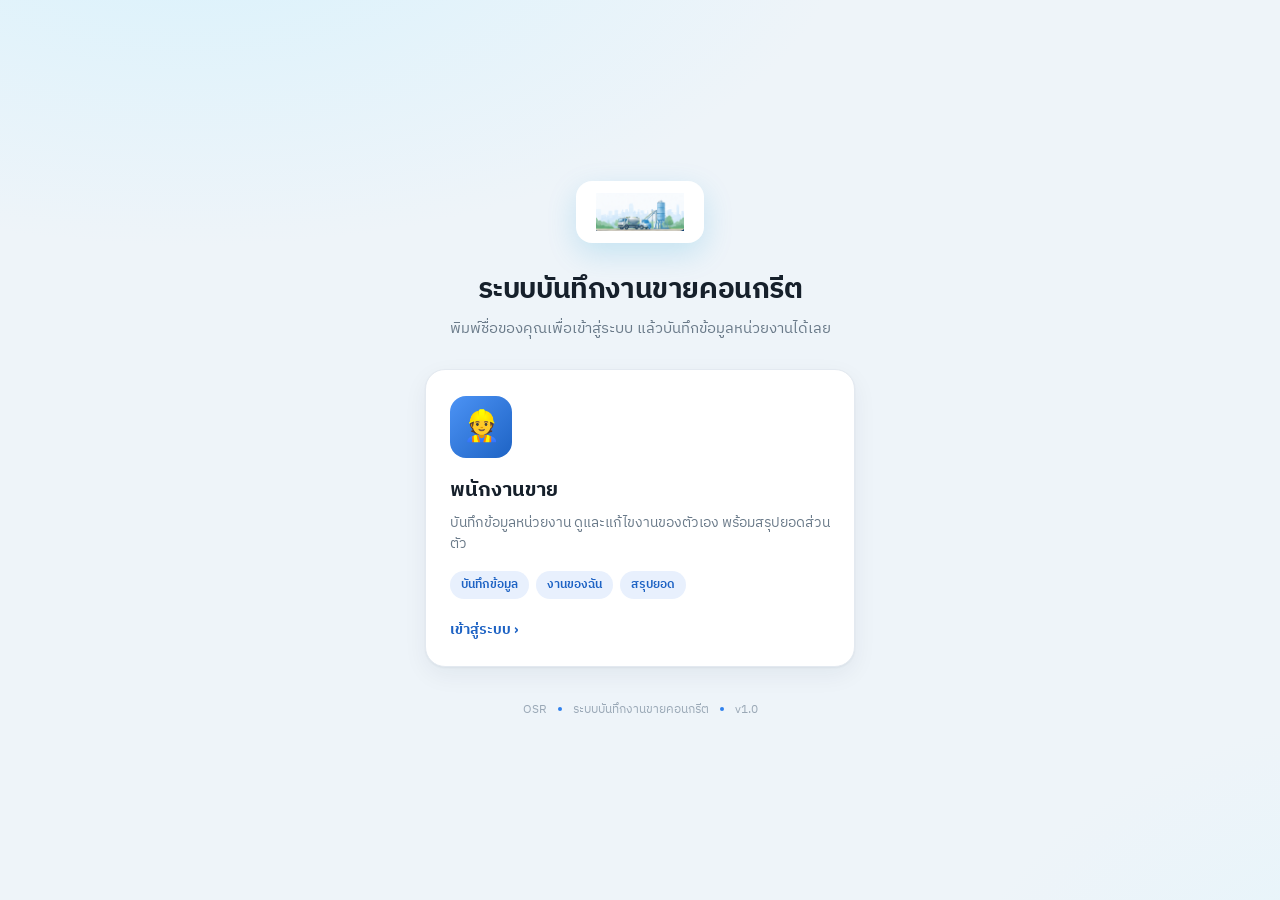
<file: OSR Home.html>
<!DOCTYPE html>
<html lang="th">
<head>
<meta charset="UTF-8" />
<meta name="viewport" content="width=device-width, initial-scale=1.0" />
<title>OSR — ระบบบันทึกงานขายคอนกรีต</title>
<link rel="preconnect" href="https://fonts.googleapis.com" />
<link rel="preconnect" href="https://fonts.gstatic.com" crossorigin />
<link href="https://fonts.googleapis.com/css2?family=IBM+Plex+Sans+Thai:wght@400;500;600;700&display=swap" rel="stylesheet" />
<link rel="stylesheet" href="osr-base.css" />
<style>
body{ min-height:100vh; display:flex; align-items:center; justify-content:center; padding:30px 20px;
  background:
    radial-gradient(1100px 560px at 15% -10%, #D9F2FC 0%, rgba(217,242,252,0) 60%),
    radial-gradient(900px 640px at 112% 118%, #E2F5FB 0%, rgba(226,245,251,0) 55%),
    #EEF4F9;
}
.wrap{ width:100%; max-width:430px; text-align:center; }
.logo-badge{
  display:inline-flex; align-items:center; justify-content:center; height:62px; padding:11px 20px;
  background:#fff; border-radius:16px; box-shadow:0 10px 30px rgba(0,150,210,.18);
}
.logo-badge img{ height:38px; width:auto; display:block; }
h1{ font-size:28px; font-weight:700; letter-spacing:-.4px; margin:26px 0 6px; }
.lead{ font-size:15px; color:var(--muted); margin:0 auto; max-width:400px; line-height:1.6; }

.roles{ display:grid; grid-template-columns:1fr; gap:18px; margin-top:28px; text-align:left; }
.role{
  background:var(--card); border:1px solid var(--line); border-radius:20px; padding:26px 24px;
  text-decoration:none; color:var(--ink); box-shadow:var(--shadow);
  transition:transform .14s, box-shadow .18s, border-color .18s; display:flex; flex-direction:column;
}
.role:hover{ transform:translateY(-4px); box-shadow:0 18px 44px rgba(16,38,62,.14); }
.role .ic{
  width:62px; height:62px; border-radius:16px; display:flex; align-items:center; justify-content:center;
  font-size:30px; margin-bottom:18px;
}
.role.staff:hover{ border-color:var(--cpac-blue-line); }
.role.staff .ic{ background:linear-gradient(135deg,#4C93F5,#1E63C4); color:#fff; }
.role h2{ margin:0; font-size:20px; font-weight:700; }
.role p{ margin:7px 0 0; font-size:13.5px; color:var(--muted); line-height:1.55; }
.role .tags{ display:flex; flex-wrap:wrap; gap:7px; margin-top:16px; }
.role .tag{ font-size:11.5px; font-weight:600; color:var(--cpac-blue-dark); background:var(--cpac-blue-soft); border-radius:20px; padding:5px 11px; }
.role .go{
  margin-top:20px; display:inline-flex; align-items:center; gap:7px; font-size:14px; font-weight:700;
  color:var(--cpac-blue-dark);
}
.foot{ margin-top:34px; font-size:12px; color:var(--faint); }
.foot .dot{ display:inline-block; width:4px; height:4px; border-radius:50%; background:var(--cpac-blue); margin:0 8px; vertical-align:middle; }
</style>
</head>
<body>
<div class="wrap">
  <div class="logo-badge"><img src="osr-illustration.png" alt="OSR" onerror="this.style.display='none'" /></div>
  <h1>ระบบบันทึกงานขายคอนกรีต</h1>
  <p class="lead">พิมพ์ชื่อของคุณเพื่อเข้าสู่ระบบ แล้วบันทึกข้อมูลหน่วยงานได้เลย</p>

  <div class="roles">
    <a href="OSR Staff Login.html" class="role staff">
      <span class="ic">👷</span>
      <h2>พนักงานขาย</h2>
      <p>บันทึกข้อมูลหน่วยงาน ดูและแก้ไขงานของตัวเอง พร้อมสรุปยอดส่วนตัว</p>
      <div class="tags">
        <span class="tag">บันทึกข้อมูล</span>
        <span class="tag">งานของฉัน</span>
        <span class="tag">สรุปยอด</span>
      </div>
      <span class="go">เข้าสู่ระบบ ›</span>
    </a>
  </div>

  <div class="foot">OSR <span class="dot"></span> ระบบบันทึกงานขายคอนกรีต <span class="dot"></span> v1.0</div>
</div>
<script src="osr-app.js"></script>
<script>CPAC.seed();</script>
</body>
</html>
</file>
<file: cpac-base.css>
/* ============================================================
   CPAC — สไตล์กลาง (ใช้ร่วมหน้า Staff/Login)
   ============================================================ */
:root{
  --cpac-blue:#00AEE0; --cpac-blue-bright:#00BBF2; --cpac-blue-dark:#0090C4;
  --cpac-blue-soft:#E4F6FD; --cpac-blue-line:#BCE7F8;
  --navy:#0A2A4A;
  --ink:#16202B; --muted:#6A7A89; --faint:#9AA8B6;
  --line:#E3E9F0; --bg:#F4F7FB; --card:#FFFFFF;
  --win:#15924C; --loss:#D2342B; --follow:#D9870B;
  --win-soft:#ECF8F0; --loss-soft:#FDECEB; --follow-soft:#FEF4E5;
  --radius:14px;
  --shadow:0 1px 2px rgba(16,38,62,.05),0 8px 24px rgba(16,38,62,.06);
}
*{ box-sizing:border-box; -webkit-tap-highlight-color:transparent; }
html,body{ margin:0; padding:0; }
body{
  font-family:"IBM Plex Sans Thai",system-ui,-apple-system,sans-serif;
  background:var(--bg); color:var(--ink); font-size:15px; line-height:1.5;
  -webkit-font-smoothing:antialiased;
}
a{ color:inherit; }

/* ---------- badge สถานะ ---------- */
.badge{
  display:inline-flex; align-items:center; gap:5px; padding:4px 11px; border-radius:20px;
  font-size:12px; font-weight:600; white-space:nowrap;
}
.badge .d{ width:7px; height:7px; border-radius:50%; }
.badge.Win{ background:var(--win-soft); color:var(--win); }
.badge.Win .d{ background:var(--win); }
.badge.Loss{ background:var(--loss-soft); color:var(--loss); }
.badge.Loss .d{ background:var(--loss); }
.badge.Follow{ background:var(--follow-soft); color:var(--follow); }
.badge.Follow .d{ background:var(--follow); }

/* ---------- avatar ---------- */
.avatar{
  display:flex; align-items:center; justify-content:center; flex:none;
  border-radius:50%; background:var(--cpac-blue); color:#fff; font-weight:700;
}

/* ---------- ปุ่มหลัก ---------- */
.btn{
  font-family:inherit; font-weight:700; cursor:pointer; border:none; border-radius:11px;
  display:inline-flex; align-items:center; justify-content:center; gap:8px; transition:.15s;
}
.btn-primary{ background:linear-gradient(135deg,#00AEE0,#0090C4); color:#fff; box-shadow:0 6px 16px rgba(0,150,210,.28); }
.btn-primary:hover{ filter:brightness(.96); }
.btn-primary:active{ transform:scale(.98); }
.btn-ghost{ background:var(--cpac-blue-soft); color:var(--cpac-blue-dark); }
.btn-ghost:hover{ background:#D6EFFA; }
.btn-line{ background:#fff; color:var(--muted); border:1px solid var(--line); }
.btn-line:hover{ background:var(--bg); }
</file>
<file: osr-base.css>
/* ============================================================
   OSR — สไตล์กลาง (โทนสีแบบ INHAND: กรมท่าเข้ม + ฟ้าสด + สถานะเขียว/ส้ม/ฟ้า/แดง)
   ============================================================ */
:root{
  --cpac-blue:#2F80ED; --cpac-blue-bright:#4C93F5; --cpac-blue-dark:#1E63C4;
  --cpac-blue-soft:#E8F0FD; --cpac-blue-line:#BFD7FA;
  --navy:#122A43; --navy-2:#1B3A5C;
  --ink:#16202B; --muted:#6A7A89; --faint:#9AA8B6;
  --line:#E3E9F0; --bg:#F4F6F9; --card:#FFFFFF;
  --win:#27AE60; --loss:#EB5757; --follow:#F5A623;
  --win-soft:#E8F8EE; --loss-soft:#FDECEC; --follow-soft:#FEF3E1;
  --radius:14px;
  --shadow:0 1px 2px rgba(16,38,62,.05),0 8px 24px rgba(16,38,62,.06);
}
*{ box-sizing:border-box; -webkit-tap-highlight-color:transparent; }
html,body{ margin:0; padding:0; }
body{
  font-family:"IBM Plex Sans Thai",system-ui,-apple-system,sans-serif;
  background:var(--bg); color:var(--ink); font-size:15px; line-height:1.5;
  -webkit-font-smoothing:antialiased;
}
a{ color:inherit; }

/* ---------- badge สถานะ ---------- */
.badge{
  display:inline-flex; align-items:center; gap:5px; padding:4px 11px; border-radius:20px;
  font-size:12px; font-weight:600; white-space:nowrap;
}
.badge .d{ width:7px; height:7px; border-radius:50%; }
.badge.Win{ background:var(--win-soft); color:var(--win); }
.badge.Win .d{ background:var(--win); }
.badge.Loss{ background:var(--loss-soft); color:var(--loss); }
.badge.Loss .d{ background:var(--loss); }
.badge.Follow{ background:var(--follow-soft); color:var(--follow); }
.badge.Follow .d{ background:var(--follow); }

/* ---------- avatar ---------- */
.avatar{
  display:flex; align-items:center; justify-content:center; flex:none;
  border-radius:50%; background:var(--cpac-blue); color:#fff; font-weight:700;
}

/* ---------- ปุ่มหลัก ---------- */
.btn{
  font-family:inherit; font-weight:700; cursor:pointer; border:none; border-radius:11px;
  display:inline-flex; align-items:center; justify-content:center; gap:8px; transition:.15s;
}
.btn-primary{ background:linear-gradient(135deg,#2F80ED,#1E63C4); color:#fff; box-shadow:0 6px 16px rgba(47,128,237,.28); }
.btn-primary:hover{ filter:brightness(.96); }
.btn-primary:active{ transform:scale(.98); }
.btn-ghost{ background:var(--cpac-blue-soft); color:var(--cpac-blue-dark); }
.btn-ghost:hover{ background:#D9E8FC; }
.btn-line{ background:#fff; color:var(--muted); border:1px solid var(--line); }
.btn-line:hover{ background:var(--bg); }
</file>
